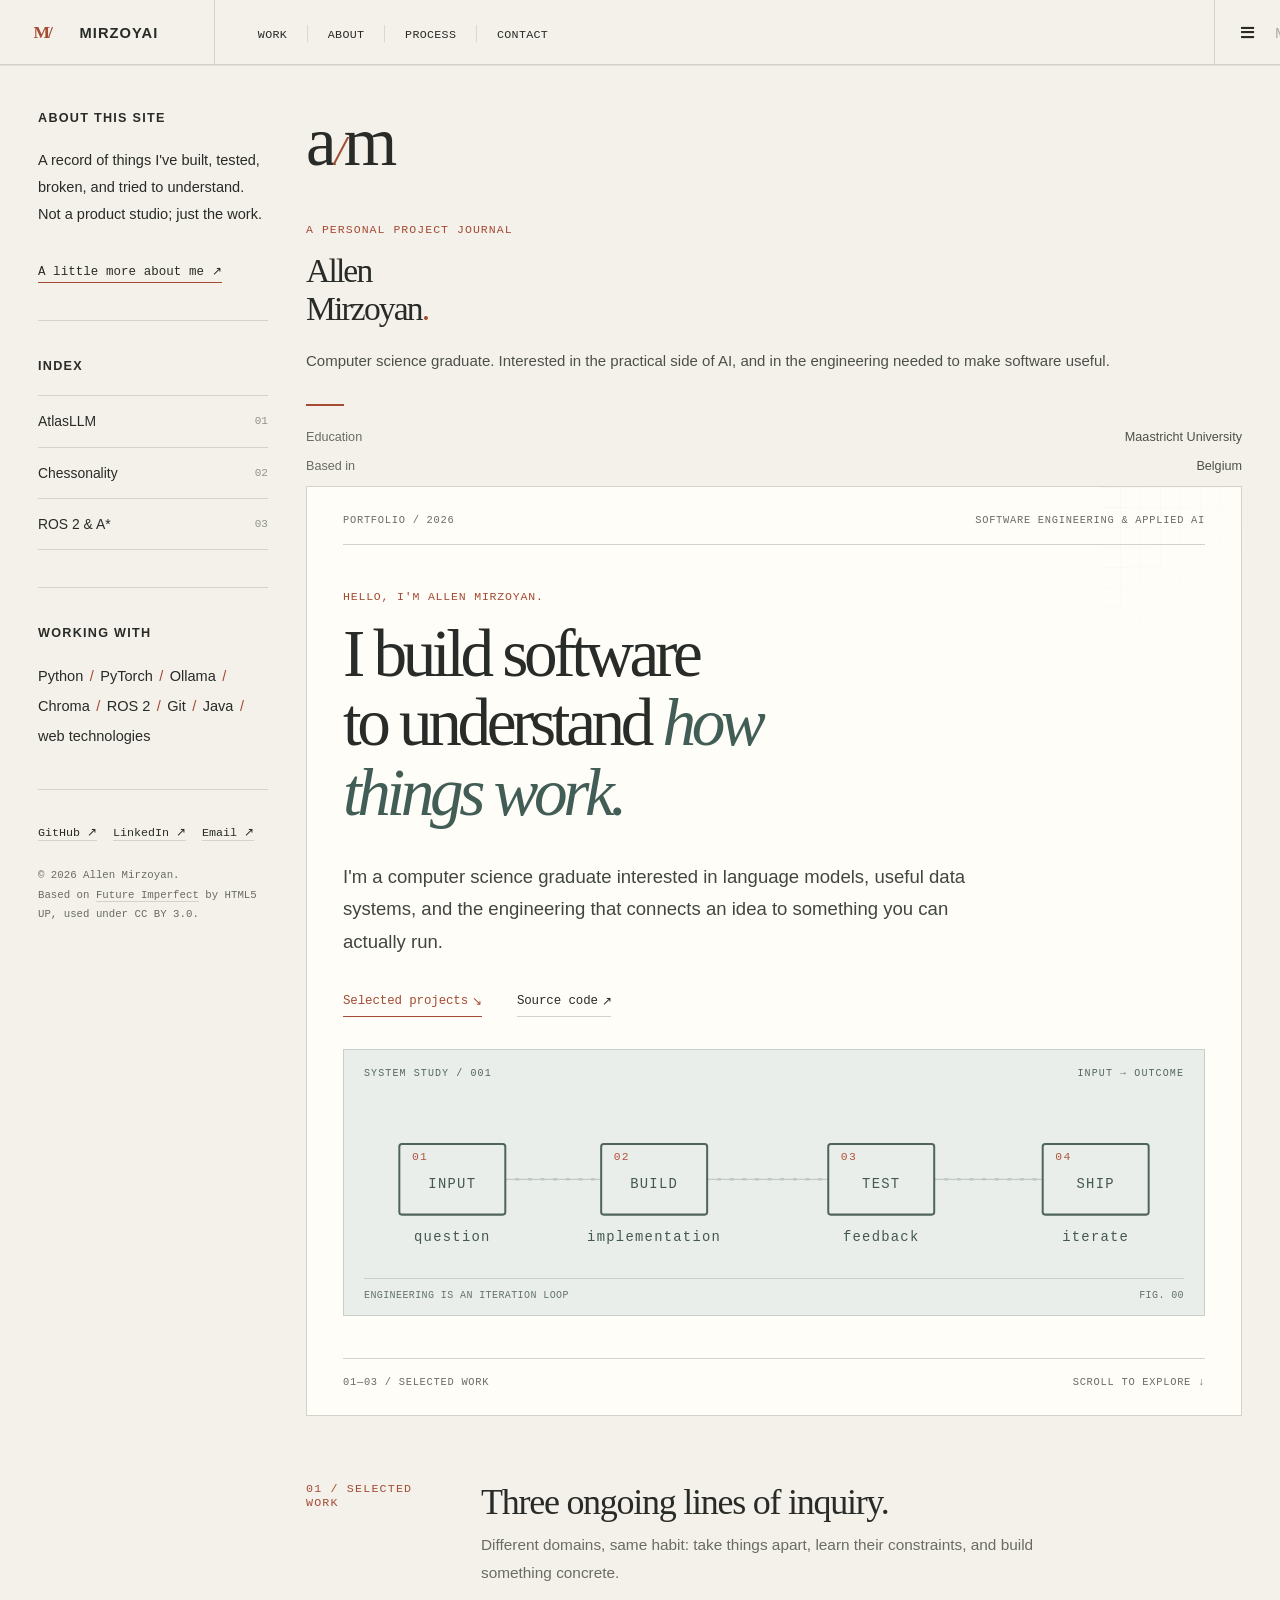
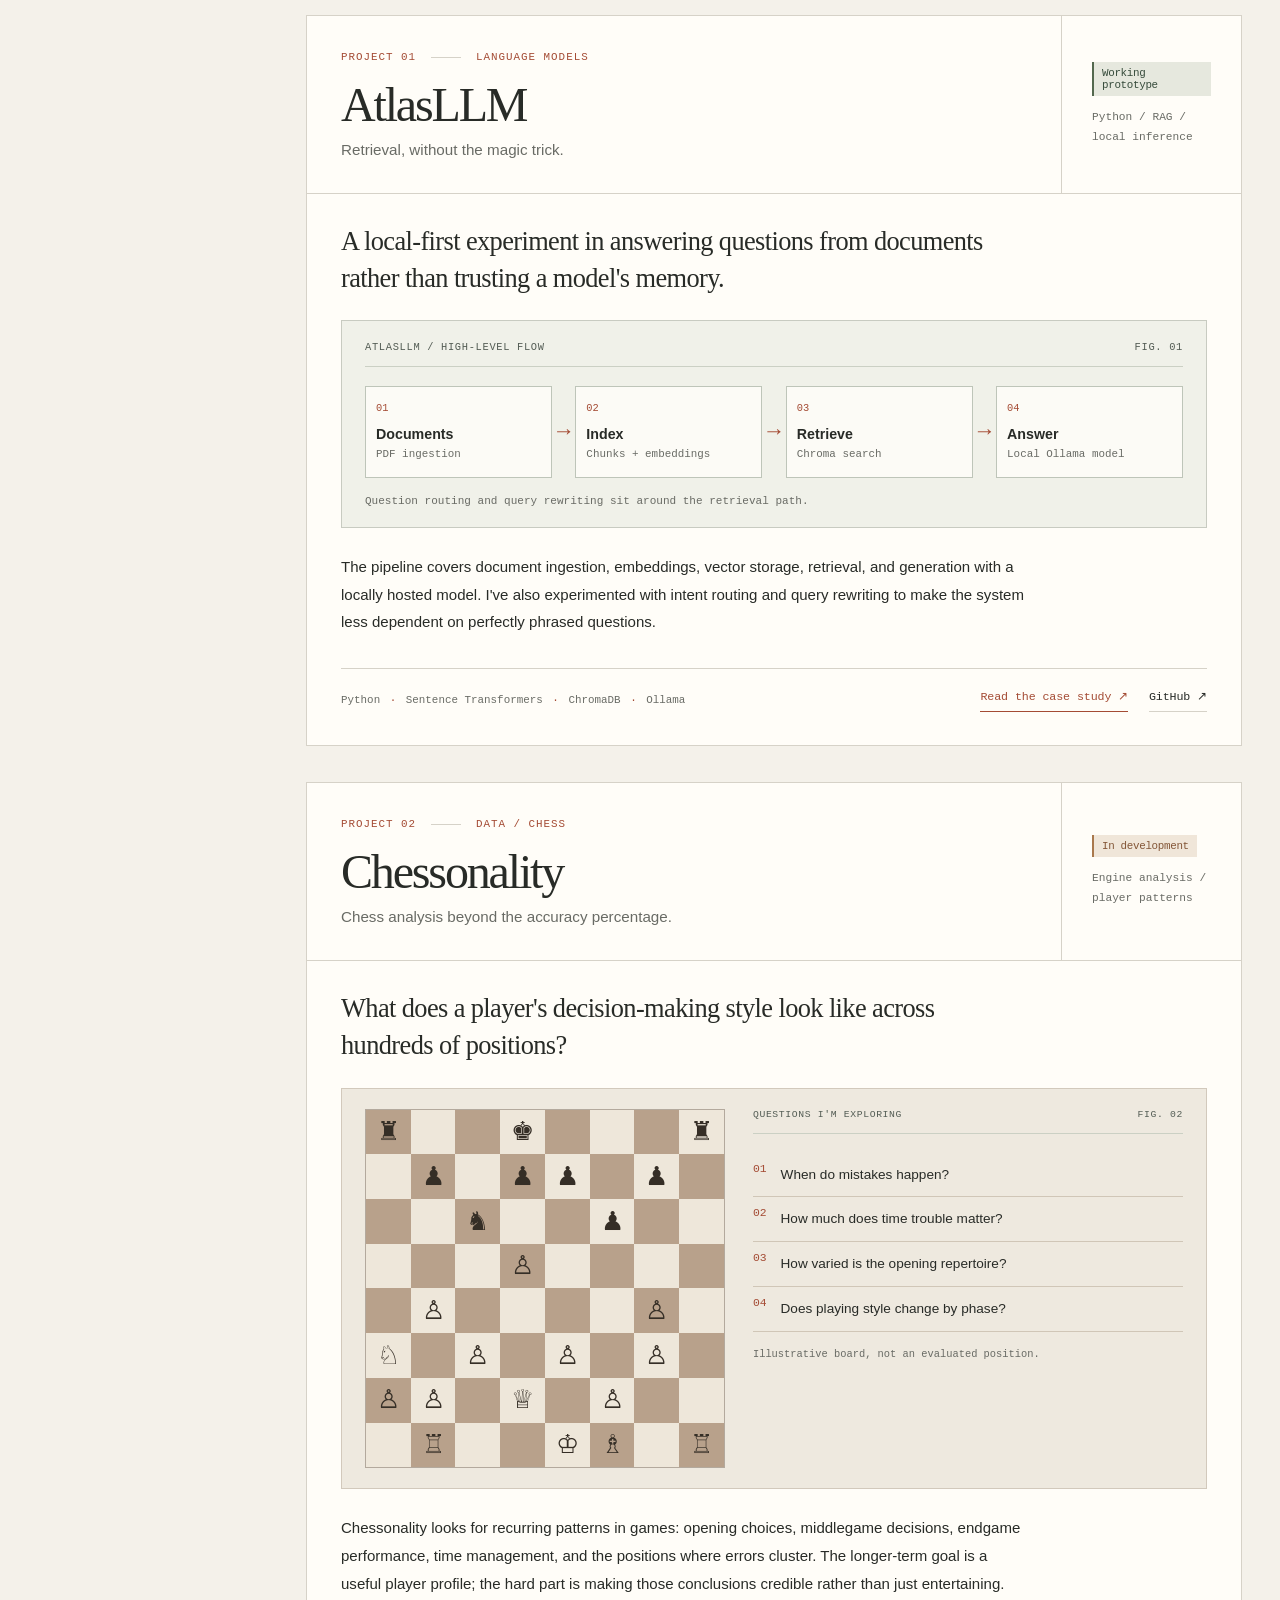
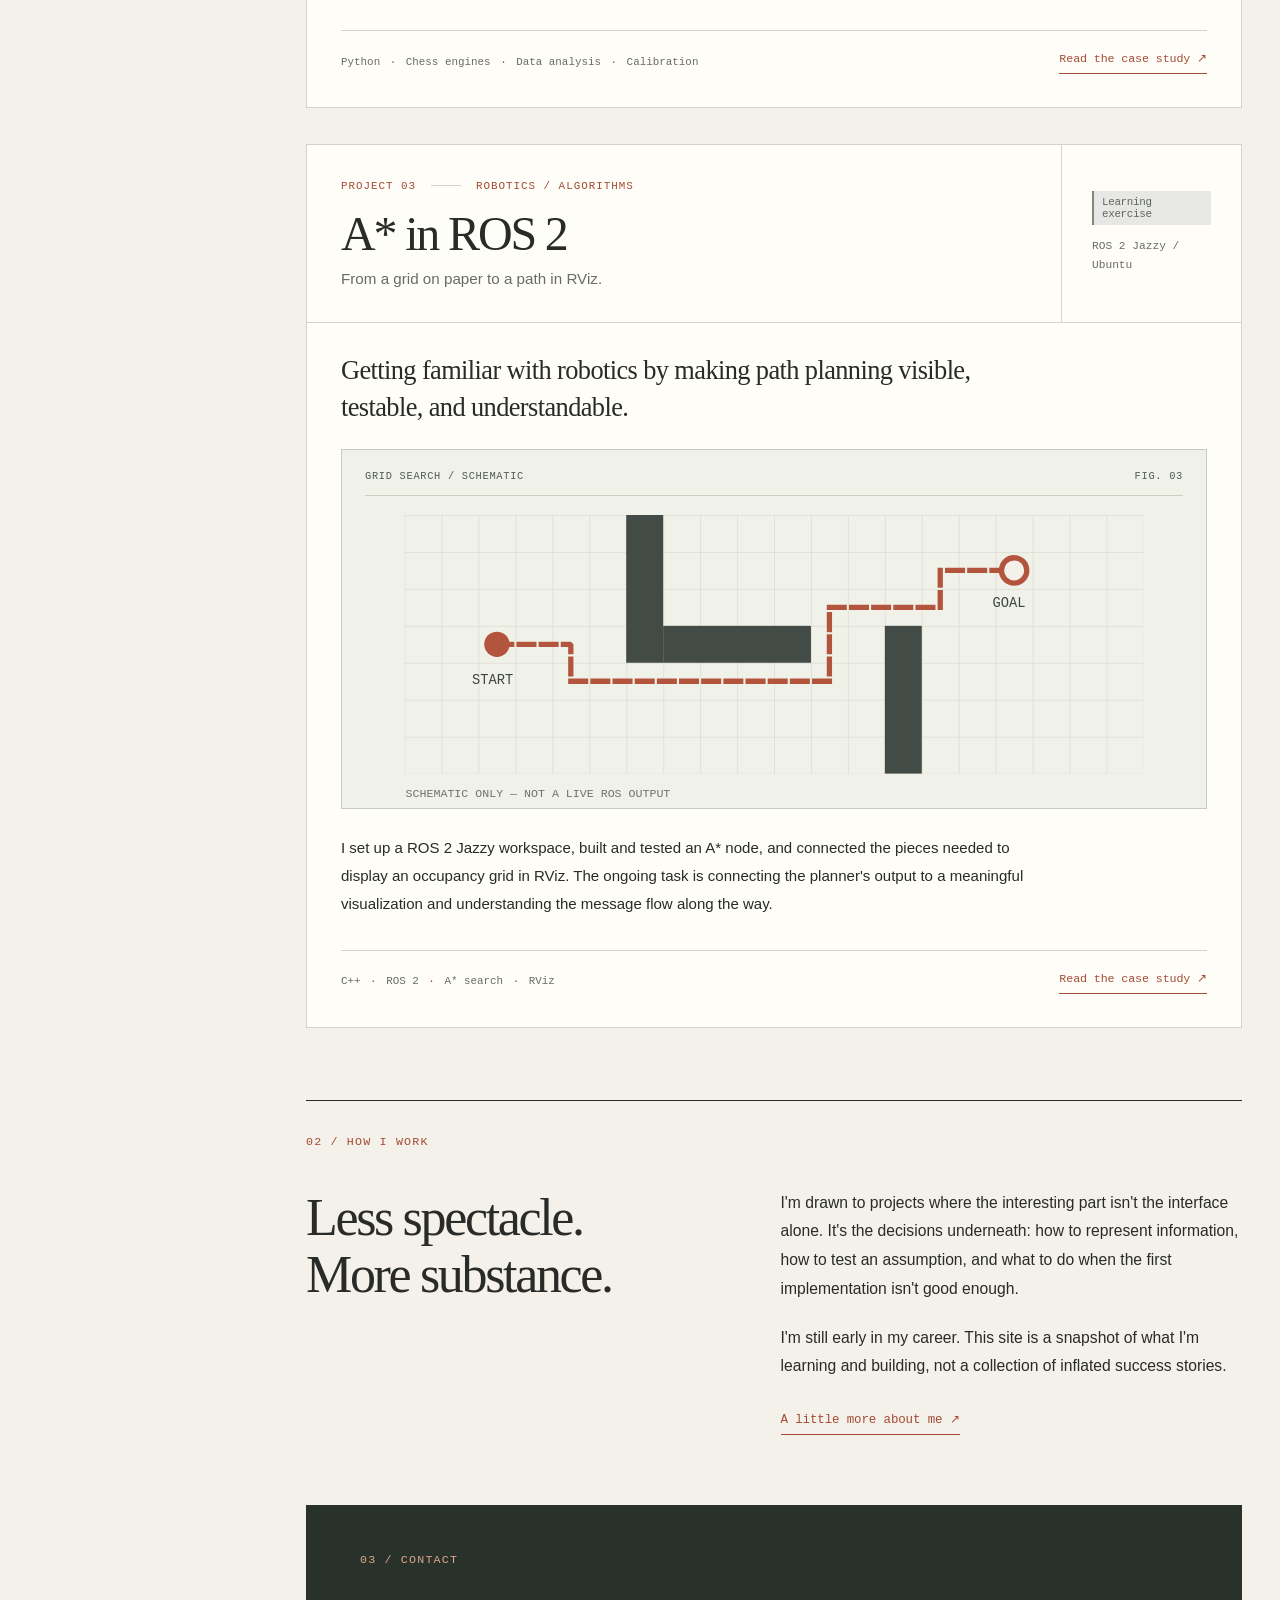
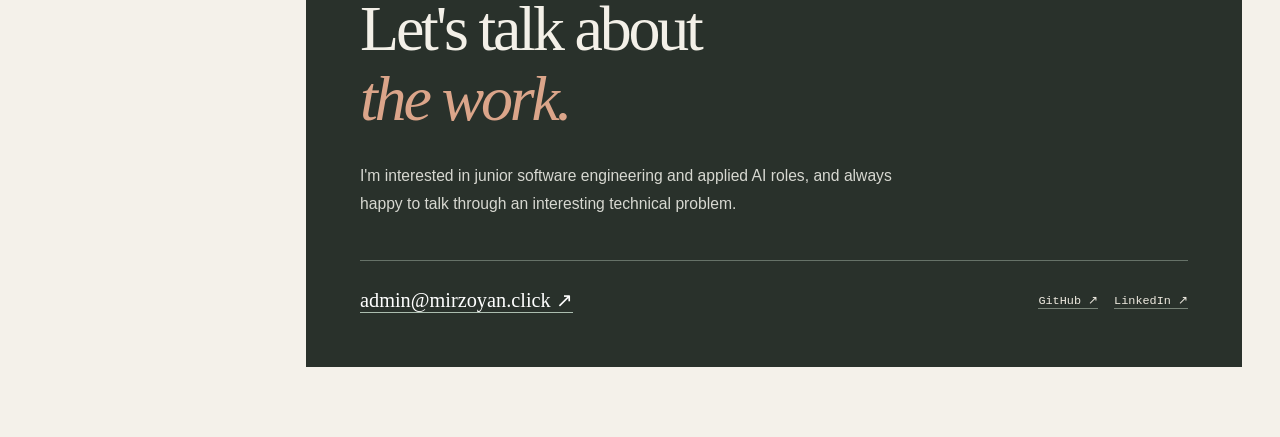
<file: index.html>
<!doctype html>
    <!-- Future Imperfect by HTML5 UP | html5up.net | CC BY 3.0; adapted for mirzoyan.click -->
    <html lang="en">
    <head>
      <meta charset="utf-8">
      <meta name="viewport" content="width=device-width, initial-scale=1">
      <meta name="color-scheme" content="light">
      <meta name="description" content="Allen Mirzoyan — computer science graduate building local LLM applications, chess analytics, and software systems.">
      <meta name="theme-color" content="#f4f1ea">
      <title>Allen Mirzoyan — Software Engineering &amp; Applied AI</title>
      <link rel="icon" href="images/favicon.svg" type="image/svg+xml">
      <link rel="stylesheet" href="assets/css/main.css">
      <link rel="stylesheet" href="assets/css/editorial.css">
      <link rel="stylesheet" href="assets/css/motion.css">
    </head>
    <body class="is-preload ">
      <a class="skip-link" href="#main">Skip to content</a>
      <header id="header">
        <h1><a href="index.html" aria-label="MirzoyAI homepage"><span class="header-mark">M/</span> MIRZOYAI</a></h1>
        <nav class="links" aria-label="Main navigation"><ul><li><a href="index.html#work">Work</a></li><li><a href="single.html">About</a></li><li><a href="index.html#approach">Process</a></li><li><a href="index.html#contact">Contact</a></li></ul></nav>
        <nav class="main" aria-label="More navigation"><ul><li class="menu"><a class="fa-bars" href="#menu" aria-label="Open menu">Menu</a></li></ul></nav>
      </header>
      <section id="menu" aria-label="Site menu"><section><ul class="links"><li><a href="index.html#work"><h3>Work</h3><p>The projects, with details</p></a></li><li><a href="single.html"><h3>About</h3><p>Background and interests</p></a></li><li><a href="index.html#approach"><h3>Process</h3><p>How I work</p></a></li><li><a href="index.html#contact"><h3>Contact</h3><p>GitHub, LinkedIn, email</p></a></li></ul></section><section><ul class="actions stacked"><li><a class="button large fit" href="https://github.com/lyosha777" target="_blank" rel="noopener noreferrer">View GitHub</a></li></ul></section></section>
      <div id="wrapper">
        <main id="main">
<section class="intro-lead" aria-labelledby="headline">
  <div class="lead-topline"><span>Portfolio / 2026</span><span>Software engineering &amp; applied AI</span></div>
  <p class="overline">Hello, I'm Allen Mirzoyan.</p>
  <h2 id="headline">I build software<br>to understand <em>how<br>things work.</em></h2>
  <p class="lead-summary">I'm a computer science graduate interested in language models, useful data systems, and the engineering that connects an idea to something you can actually run.</p>
  <div class="lead-cta"><a href="#work" class="editorial-link">Selected projects <span aria-hidden="true">↘</span></a><a href="https://github.com/lyosha777" target="_blank" rel="noopener noreferrer" class="editorial-link secondary">Source code <span aria-hidden="true">↗</span></a></div>
<div class="systems-sketch" aria-label="Animated systems diagram showing four connected stages from input through processing and verification to output">
  <div class="sketch-head"><span>System study / 001</span><span>Input → outcome</span></div>
  <svg viewBox="0 0 650 148" role="img" aria-label="Four connected processing nodes: input, process, verify, output">
    <path class="link-line" d="M70 70 L230 70 L410 70 L580 70" fill="none"/>
    <path d="M70 70 L230 70 L410 70 L580 70" fill="none" stroke="#c2cbc3" stroke-width="1"/>
    <circle class="signal" r="4" cx="0" cy="0"/>
    <g class="node-group"><rect class="node" x="28" y="42" width="84" height="56" rx="2"/><text class="node-index" x="38" y="55">01</text><text x="70" y="77" text-anchor="middle">INPUT</text></g>
    <g class="node-group"><rect class="node" x="188" y="42" width="84" height="56" rx="2"/><text class="node-index" x="198" y="55">02</text><text x="230" y="77" text-anchor="middle">BUILD</text></g>
    <g class="node-group"><rect class="node" x="368" y="42" width="84" height="56" rx="2"/><text class="node-index" x="378" y="55">03</text><text x="410" y="77" text-anchor="middle">TEST</text></g>
    <g class="node-group"><rect class="node" x="538" y="42" width="84" height="56" rx="2"/><text class="node-index" x="548" y="55">04</text><text x="580" y="77" text-anchor="middle">SHIP</text></g>
    <text x="70" y="119" text-anchor="middle">question</text><text x="230" y="119" text-anchor="middle">implementation</text><text x="410" y="119" text-anchor="middle">feedback</text><text x="580" y="119" text-anchor="middle">iterate</text>
  </svg><div class="sketch-foot"><span>ENGINEERING IS AN ITERATION LOOP</span><span>FIG. 00</span></div>
</div>
  <div class="lead-bottom"><span>01—03 / Selected work</span><span>Scroll to explore ↓</span></div>
</section>
<section class="section-intro" id="work"><p class="section-id">01 / SELECTED WORK</p><div><h2>Three ongoing lines of inquiry.</h2><p>Different domains, same habit: take things apart, learn their constraints, and build something concrete.</p></div></section>

<article class="project post" id="atlasllm" aria-labelledby="atlas-heading">
  <header><div class="title"><p class="project-counter">PROJECT 01 <span class="counter-rule"></span> LANGUAGE MODELS</p><h2 id="atlas-heading">AtlasLLM</h2><p>Retrieval, without the magic trick.</p></div><div class="meta"><span class="project-status">Working prototype</span><span class="meta-note">Python / RAG / local inference</span></div></header>
  <div class="project-body"><p class="project-deck">A local-first experiment in answering questions from documents rather than trusting a model's memory.</p>
   <div class="artifact artifact-pipeline" aria-label="AtlasLLM pipeline from documents through chunking and embeddings, Chroma retrieval, and a local language model">
     <div class="artifact-top"><span>ATLASLLM / HIGH-LEVEL FLOW</span><span>FIG. 01</span></div>
     <div class="pipeline"><div><b>01</b><strong>Documents</strong><small>PDF ingestion</small></div><span class="pipe-arrow">→</span><div><b>02</b><strong>Index</strong><small>Chunks + embeddings</small></div><span class="pipe-arrow">→</span><div><b>03</b><strong>Retrieve</strong><small>Chroma search</small></div><span class="pipe-arrow">→</span><div><b>04</b><strong>Answer</strong><small>Local Ollama model</small></div></div>
     <p>Question routing and query rewriting sit around the retrieval path.</p>
   </div>
   <p>The pipeline covers document ingestion, embeddings, vector storage, retrieval, and generation with a locally hosted model. I've also experimented with intent routing and query rewriting to make the system less dependent on perfectly phrased questions.</p>
   <div class="project-bottom"><div class="project-tags">Python <span>·</span> Sentence Transformers <span>·</span> ChromaDB <span>·</span> Ollama</div><div class="project-links"><a class="editorial-link" href="projects/atlasllm.html">Read the case study ↗</a><a class="editorial-link secondary" href="https://github.com/lyosha777/AtlasLLM" target="_blank" rel="noopener noreferrer">GitHub ↗</a></div></div>
  </div>
</article>

<article class="project post" id="chessonality" aria-labelledby="chess-heading">
  <header><div class="title"><p class="project-counter">PROJECT 02 <span class="counter-rule"></span> DATA / CHESS</p><h2 id="chess-heading">Chessonality</h2><p>Chess analysis beyond the accuracy percentage.</p></div><div class="meta"><span class="project-status status-wip">In development</span><span class="meta-note">Engine analysis / player patterns</span></div></header>
  <div class="project-body"><p class="project-deck">What does a player's decision-making style look like across hundreds of positions?</p>
  <div class="artifact artifact-chess" aria-label="Diagrammatic chessboard and a sample list of analysis dimensions, not a real player's results">
     <div class="chess-board" aria-hidden="true"><div class="chess-square dark">♜</div><div class="chess-square"></div><div class="chess-square dark"></div><div class="chess-square">♚</div><div class="chess-square dark"></div><div class="chess-square"></div><div class="chess-square dark"></div><div class="chess-square">♜</div><div class="chess-square"></div><div class="chess-square dark">♟</div><div class="chess-square"></div><div class="chess-square dark">♟</div><div class="chess-square">♟</div><div class="chess-square dark"></div><div class="chess-square">♟</div><div class="chess-square dark"></div><div class="chess-square dark"></div><div class="chess-square"></div><div class="chess-square dark">♞</div><div class="chess-square"></div><div class="chess-square dark"></div><div class="chess-square">♟</div><div class="chess-square dark"></div><div class="chess-square"></div><div class="chess-square"></div><div class="chess-square dark"></div><div class="chess-square"></div><div class="chess-square dark">♙</div><div class="chess-square"></div><div class="chess-square dark"></div><div class="chess-square"></div><div class="chess-square dark"></div><div class="chess-square dark"></div><div class="chess-square">♙</div><div class="chess-square dark"></div><div class="chess-square"></div><div class="chess-square dark"></div><div class="chess-square"></div><div class="chess-square dark">♙</div><div class="chess-square"></div><div class="chess-square">♘</div><div class="chess-square dark"></div><div class="chess-square">♙</div><div class="chess-square dark"></div><div class="chess-square">♙</div><div class="chess-square dark"></div><div class="chess-square">♙</div><div class="chess-square dark"></div><div class="chess-square dark">♙</div><div class="chess-square">♙</div><div class="chess-square dark"></div><div class="chess-square">♕</div><div class="chess-square dark"></div><div class="chess-square">♙</div><div class="chess-square dark"></div><div class="chess-square"></div><div class="chess-square"></div><div class="chess-square dark">♖</div><div class="chess-square"></div><div class="chess-square dark"></div><div class="chess-square">♔</div><div class="chess-square dark">♗</div><div class="chess-square"></div><div class="chess-square dark">♖</div></div>
     <div class="chess-notes"><div class="artifact-top"><span>QUESTIONS I'M EXPLORING</span><span>FIG. 02</span></div><ul><li><span>01</span> When do mistakes happen?</li><li><span>02</span> How much does time trouble matter?</li><li><span>03</span> How varied is the opening repertoire?</li><li><span>04</span> Does playing style change by phase?</li></ul><p>Illustrative board, not an evaluated position.</p></div>
   </div>
   <p>Chessonality looks for recurring patterns in games: opening choices, middlegame decisions, endgame performance, time management, and the positions where errors cluster. The longer-term goal is a useful player profile; the hard part is making those conclusions credible rather than just entertaining.</p>
   <div class="project-bottom"><div class="project-tags">Python <span>·</span> Chess engines <span>·</span> Data analysis <span>·</span> Calibration</div><div class="project-links"><a class="editorial-link" href="projects/chessonality.html">Read the case study ↗</a></div></div>
  </div>
</article>

<article class="project post" id="ros2" aria-labelledby="ros-heading">
  <header><div class="title"><p class="project-counter">PROJECT 03 <span class="counter-rule"></span> ROBOTICS / ALGORITHMS</p><h2 id="ros-heading">A* in ROS 2</h2><p>From a grid on paper to a path in RViz.</p></div><div class="meta"><span class="project-status status-study">Learning exercise</span><span class="meta-note">ROS 2 Jazzy / Ubuntu</span></div></header>
  <div class="project-body"><p class="project-deck">Getting familiar with robotics by making path planning visible, testable, and understandable.</p>
   <div class="artifact artifact-path" aria-label="Illustration of a grid-based path from start to target around walls">
    <div class="artifact-top"><span>GRID SEARCH / SCHEMATIC</span><span>FIG. 03</span></div>
    <svg role="img" aria-label="Start and goal connected by a path avoiding an obstacle wall" viewBox="0 0 700 270" xmlns="http://www.w3.org/2000/svg">
     <defs><pattern id="grid-p" width="35" height="35" patternUnits="userSpaceOnUse"><path d="M35 0H0V35" fill="none" stroke="#d2d4cc" stroke-width="1"/></pattern></defs>
     <rect x="0" y="0" width="700" height="245" fill="url(#grid-p)"/>
     <g fill="#424b46"><rect x="210" y="0" width="35" height="140"/><rect x="245" y="105" width="140" height="35"/><rect x="455" y="105" width="35" height="140"/></g>
     <polyline points="87.5,122.5 122.5,122.5 157.5,122.5 157.5,157.5 192.5,157.5 227.5,157.5 262.5,157.5 297.5,157.5 332.5,157.5 367.5,157.5 402.5,157.5 402.5,87.5 437.5,87.5 472.5,87.5 507.5,87.5 507.5,52.5 542.5,52.5 577.5,52.5" fill="none" stroke="#b3543d" stroke-width="5" stroke-linejoin="bevel" stroke-linecap="square"/>
     <circle cx="87.5" cy="122.5" r="12" fill="#b3543d"/><circle cx="577.5" cy="52.5" r="12" fill="#f4f1ea" stroke="#b3543d" stroke-width="5"/>
     <text x="64" y="160" font-family="monospace" font-size="13" fill="#3e4641">START</text><text x="557" y="87" font-family="monospace" font-size="13" fill="#3e4641">GOAL</text>
     <text x="1" y="267" font-family="monospace" font-size="11" fill="#6d736f">SCHEMATIC ONLY — NOT A LIVE ROS OUTPUT</text>
    </svg>
   </div>
   <p>I set up a ROS 2 Jazzy workspace, built and tested an A* node, and connected the pieces needed to display an occupancy grid in RViz. The ongoing task is connecting the planner's output to a meaningful visualization and understanding the message flow along the way.</p>
   <div class="project-bottom"><div class="project-tags">C++ <span>·</span> ROS 2 <span>·</span> A* search <span>·</span> RViz</div><div class="project-links"><a class="editorial-link" href="projects/ros2.html">Read the case study ↗</a></div></div>
  </div>
</article>

<section class="approach-section" id="approach"><p class="section-id">02 / HOW I WORK</p><div class="approach-columns"><h2>Less spectacle.<br>More substance.</h2><div><p>I'm drawn to projects where the interesting part isn't the interface alone. It's the decisions underneath: how to represent information, how to test an assumption, and what to do when the first implementation isn't good enough.</p><p>I'm still early in my career. This site is a snapshot of what I'm learning and building, not a collection of inflated success stories.</p><a class="editorial-link" href="single.html">A little more about me ↗</a></div></div></section>
<section class="contact-section" id="contact"><p class="section-id">03 / CONTACT</p><h2>Let's talk about<br><em>the work.</em></h2><p>I'm interested in junior software engineering and applied AI roles, and always happy to talk through an interesting technical problem.</p><div class="contact-actions"><a href="mailto:admin@mirzoyan.click" class="email-large">admin@mirzoyan.click ↗</a><div><a href="https://github.com/lyosha777" rel="noopener noreferrer" target="_blank">GitHub ↗</a><a href="https://www.linkedin.com/in/allen-mirzoyan-853b9729a/" rel="noopener noreferrer" target="_blank">LinkedIn ↗</a></div></div></section>
</main>
        <section id="sidebar" aria-label="About Allen">
      <section id="intro" class="intro-custom"><div class="monogram" aria-hidden="true">a<span>/</span>m</div><p class="eyebrow">A personal project journal</p><h2>Allen<br>Mirzoyan<span class="period">.</span></h2><p>Computer science graduate. Interested in the practical side of AI, and in the engineering needed to make software useful.</p><div class="side-rule"></div><p class="small-line"><span>Education</span>Maastricht University</p><p class="small-line"><span>Based in</span>Belgium</p></section>
      <section class="blurb" id="sidebar-about"><h2>About this site</h2><p>A record of things I've built, tested, broken, and tried to understand. Not a product studio; just the work.</p><a class="text-link" href="single.html">A little more about me <span aria-hidden="true">↗</span></a></section>
      <section class="sidebar-index"><h2>Index</h2><ol><li><a href="index.html#atlasllm">AtlasLLM <span>01</span></a></li><li><a href="index.html#chessonality">Chessonality <span>02</span></a></li><li><a href="index.html#ros2">ROS 2 &amp; A* <span>03</span></a></li></ol></section>
      <section class="blurb"><h2>Working with</h2><p class="tool-list">Python <span>/</span> PyTorch <span>/</span> Ollama <span>/</span> Chroma <span>/</span> ROS 2 <span>/</span> Git <span>/</span> Java <span>/</span> web technologies</p></section>
      <section id="footer" class="site-footer"><div class="foot-links"><a href="https://github.com/lyosha777" target="_blank" rel="noopener noreferrer">GitHub ↗</a><a href="https://www.linkedin.com/in/allen-mirzoyan-853b9729a/" target="_blank" rel="noopener noreferrer">LinkedIn ↗</a><a href="mailto:admin@mirzoyan.click">Email ↗</a></div><p>© 2026 Allen Mirzoyan.<br>Based on <a href="https://html5up.net/future-imperfect" target="_blank" rel="noopener noreferrer">Future Imperfect</a> by HTML5 UP, used under CC BY 3.0.</p></section>
    </section>
      </div>
      <script src="assets/js/jquery.min.js"></script>
      <script src="assets/js/browser.min.js"></script>
      <script src="assets/js/breakpoints.min.js"></script>
      <script src="assets/js/util.js"></script>
      <script src="assets/js/main.js"></script>
      <script defer src="assets/js/motion.js"></script>
</body>
    </html>
</file>
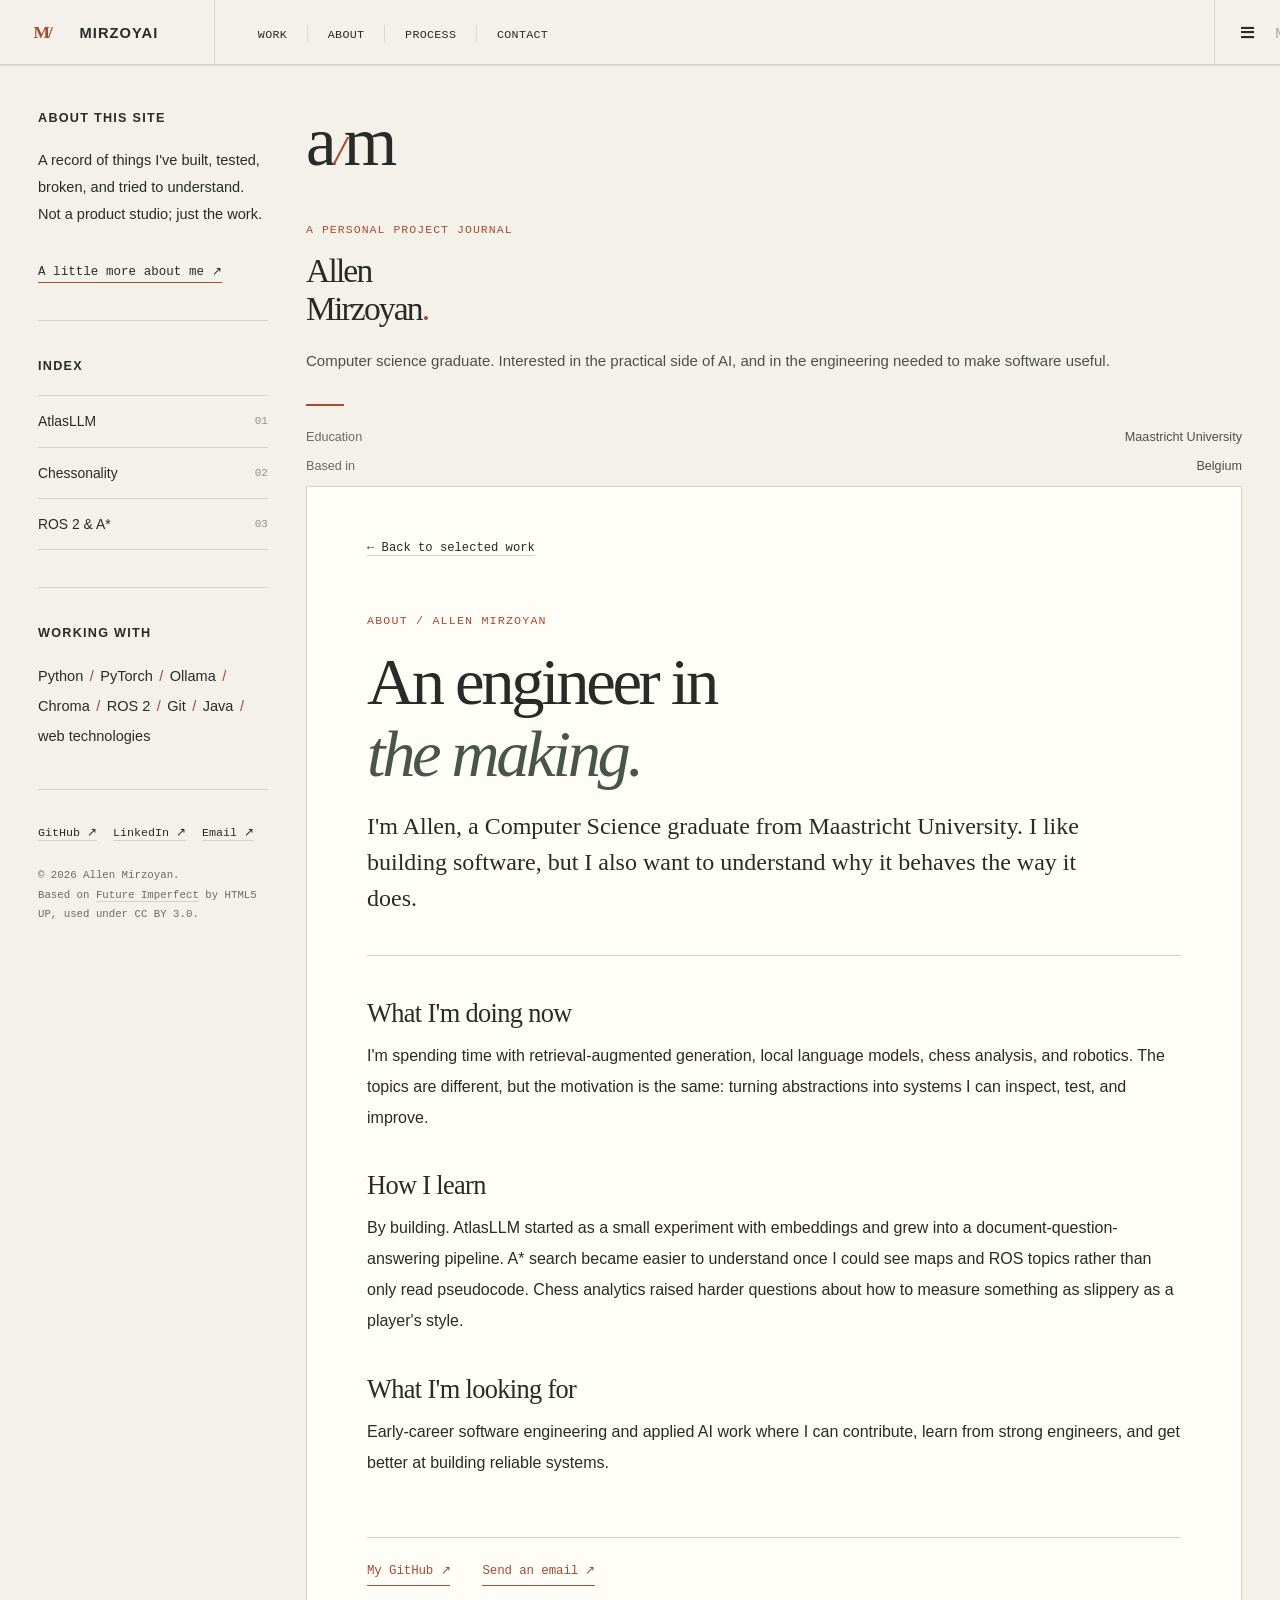
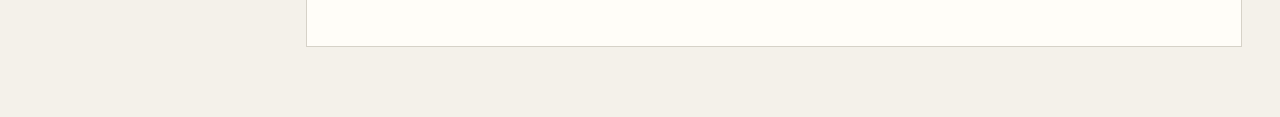
<file: single.html>
<!doctype html>
<!-- Future Imperfect by HTML5 UP | html5up.net | CC BY 3.0; adapted for mirzoyan.click -->
<html lang="en">
<head>
  <meta charset="utf-8">
  <meta name="viewport" content="width=device-width, initial-scale=1">
  <meta name="color-scheme" content="light">
  <meta name="description" content="About Allen Mirzoyan — Maastricht University computer science graduate interested in AI and software engineering.">
  <meta name="theme-color" content="#f4f1ea">
  <title>About — Allen Mirzoyan</title>
  <link rel="icon" href="images/favicon.svg" type="image/svg+xml">
  <link rel="stylesheet" href="assets/css/main.css">
  <link rel="stylesheet" href="assets/css/editorial.css">
      <link rel="stylesheet" href="assets/css/motion.css">
</head>
<body class="is-preload ">
  <a class="skip-link" href="#main">Skip to content</a>
  <header id="header">
    <h1><a href="index.html" aria-label="MirzoyAI homepage"><span class="header-mark">M/</span> MIRZOYAI</a></h1>
    <nav class="links" aria-label="Main navigation"><ul><li><a href="index.html#work">Work</a></li><li><a href="single.html">About</a></li><li><a href="index.html#approach">Process</a></li><li><a href="index.html#contact">Contact</a></li></ul></nav>
    <nav class="main" aria-label="More navigation"><ul><li class="menu"><a class="fa-bars" href="#menu" aria-label="Open menu">Menu</a></li></ul></nav>
  </header>
  <section id="menu" aria-label="Site menu"><section><ul class="links"><li><a href="index.html#work"><h3>Work</h3><p>The projects, with details</p></a></li><li><a href="single.html"><h3>About</h3><p>Background and interests</p></a></li><li><a href="index.html#approach"><h3>Process</h3><p>How I work</p></a></li><li><a href="index.html#contact"><h3>Contact</h3><p>GitHub, LinkedIn, email</p></a></li></ul></section><section><ul class="actions stacked"><li><a class="button large fit" href="https://github.com/lyosha777" target="_blank" rel="noopener noreferrer">View GitHub</a></li></ul></section></section>
  <div id="wrapper">
    <main id="main"><article class="detail-article"><p class="back-row"><a href="index.html">← Back to selected work</a></p><p class="section-id">ABOUT / ALLEN MIRZOYAN</p><h2 class="detail-title">An engineer in<br><em>the making.</em></h2><p class="detail-intro">I'm Allen, a Computer Science graduate from Maastricht University. I like building software, but I also want to understand why it behaves the way it does.</p><div class="detail-rule"></div><h3>What I'm doing now</h3><p>I'm spending time with retrieval-augmented generation, local language models, chess analysis, and robotics. The topics are different, but the motivation is the same: turning abstractions into systems I can inspect, test, and improve.</p><h3>How I learn</h3><p>By building. AtlasLLM started as a small experiment with embeddings and grew into a document-question-answering pipeline. A* search became easier to understand once I could see maps and ROS topics rather than only read pseudocode. Chess analytics raised harder questions about how to measure something as slippery as a player's style.</p><h3>What I'm looking for</h3><p>Early-career software engineering and applied AI work where I can contribute, learn from strong engineers, and get better at building reliable systems.</p><div class="detail-outro"><a class="editorial-link" href="https://github.com/lyosha777" target="_blank" rel="noopener noreferrer">My GitHub ↗</a><a class="editorial-link" href="mailto:admin@mirzoyan.click">Send an email ↗</a></div></article></main>
    <section id="sidebar" aria-label="About Allen">
  <section id="intro" class="intro-custom"><div class="monogram" aria-hidden="true">a<span>/</span>m</div><p class="eyebrow">A personal project journal</p><h2>Allen<br>Mirzoyan<span class="period">.</span></h2><p>Computer science graduate. Interested in the practical side of AI, and in the engineering needed to make software useful.</p><div class="side-rule"></div><p class="small-line"><span>Education</span>Maastricht University</p><p class="small-line"><span>Based in</span>Belgium</p></section>
  <section class="blurb" id="sidebar-about"><h2>About this site</h2><p>A record of things I've built, tested, broken, and tried to understand. Not a product studio; just the work.</p><a class="text-link" href="single.html">A little more about me <span aria-hidden="true">↗</span></a></section>
  <section class="sidebar-index"><h2>Index</h2><ol><li><a href="index.html#atlasllm">AtlasLLM <span>01</span></a></li><li><a href="index.html#chessonality">Chessonality <span>02</span></a></li><li><a href="index.html#ros2">ROS 2 &amp; A* <span>03</span></a></li></ol></section>
  <section class="blurb"><h2>Working with</h2><p class="tool-list">Python <span>/</span> PyTorch <span>/</span> Ollama <span>/</span> Chroma <span>/</span> ROS 2 <span>/</span> Git <span>/</span> Java <span>/</span> web technologies</p></section>
  <section id="footer" class="site-footer"><div class="foot-links"><a href="https://github.com/lyosha777" target="_blank" rel="noopener noreferrer">GitHub ↗</a><a href="https://www.linkedin.com/in/allen-mirzoyan-853b9729a/" target="_blank" rel="noopener noreferrer">LinkedIn ↗</a><a href="mailto:admin@mirzoyan.click">Email ↗</a></div><p>© 2026 Allen Mirzoyan.<br>Based on <a href="https://html5up.net/future-imperfect" target="_blank" rel="noopener noreferrer">Future Imperfect</a> by HTML5 UP, used under CC BY 3.0.</p></section>
</section>
  </div>
  <script src="assets/js/jquery.min.js"></script>
  <script src="assets/js/browser.min.js"></script>
  <script src="assets/js/breakpoints.min.js"></script>
  <script src="assets/js/util.js"></script>
  <script src="assets/js/main.js"></script>
  <script defer src="assets/js/motion.js"></script>
</body>
</html>
</file>
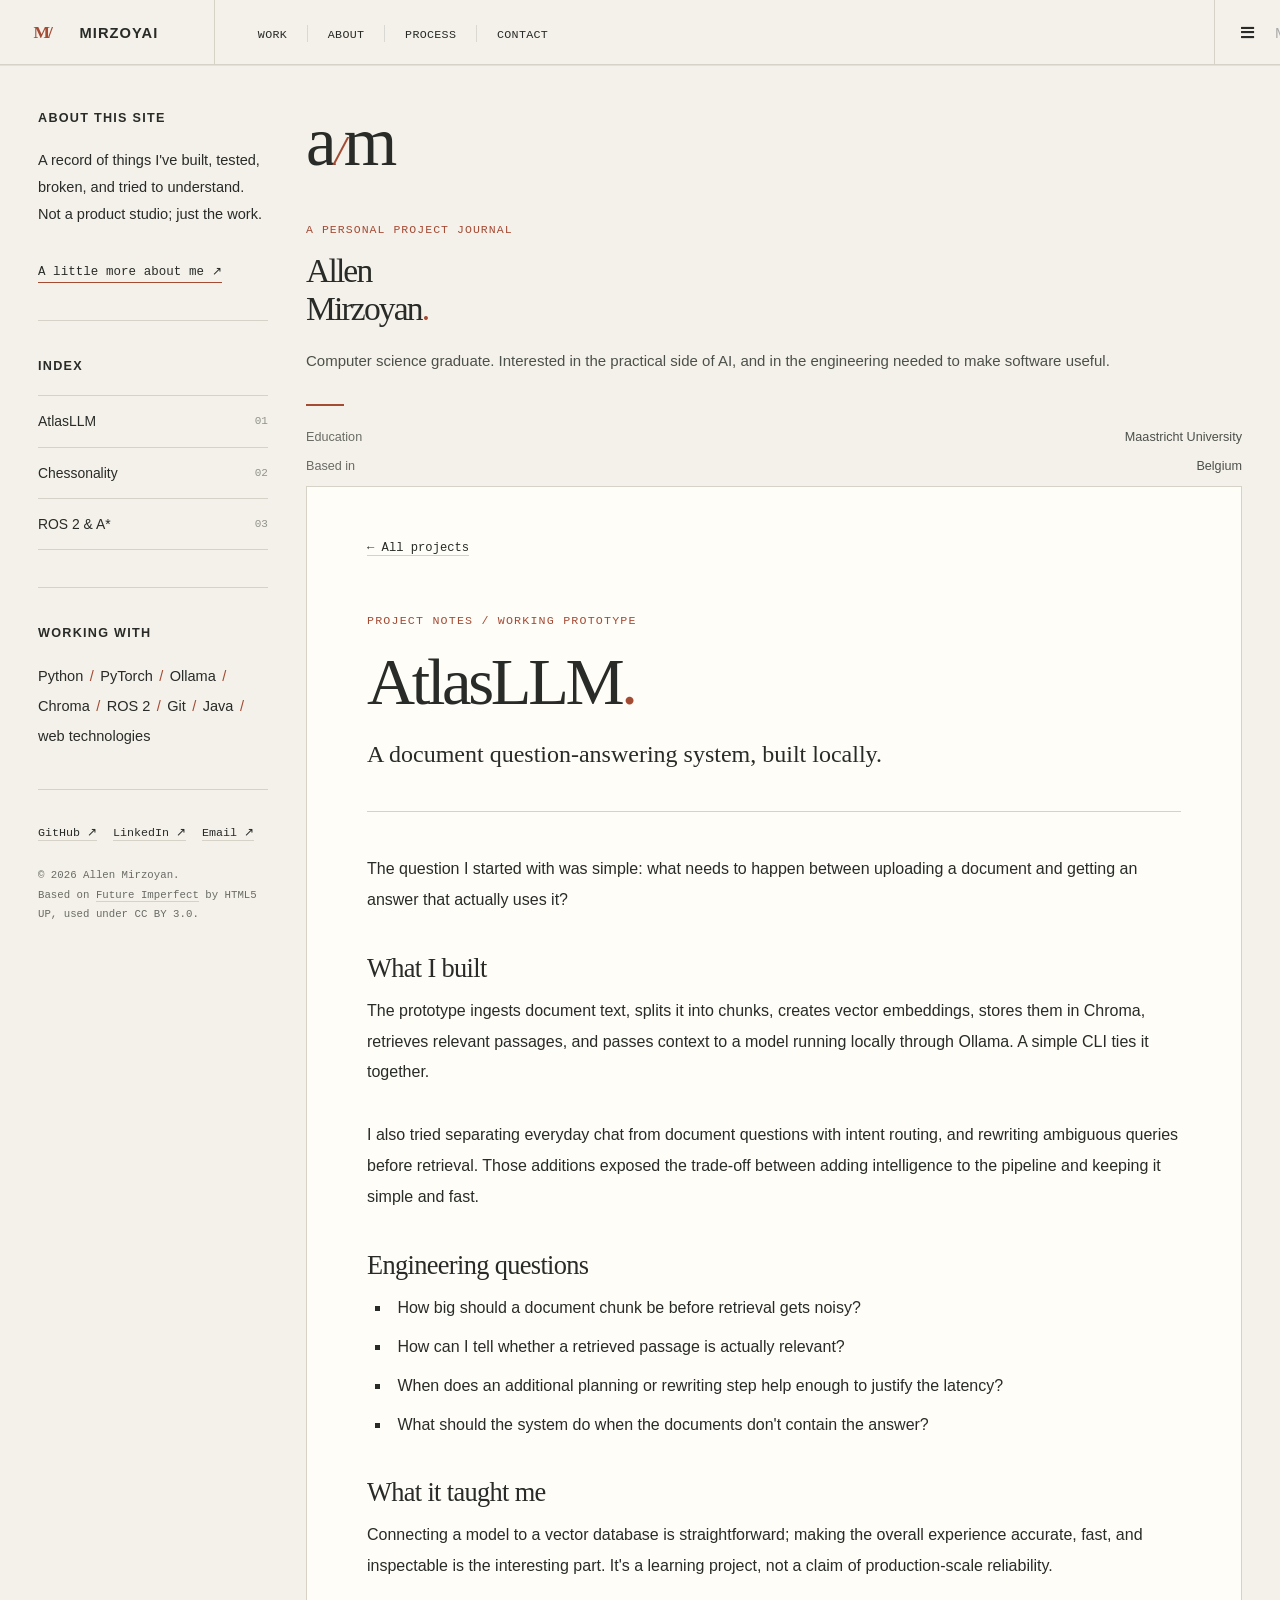
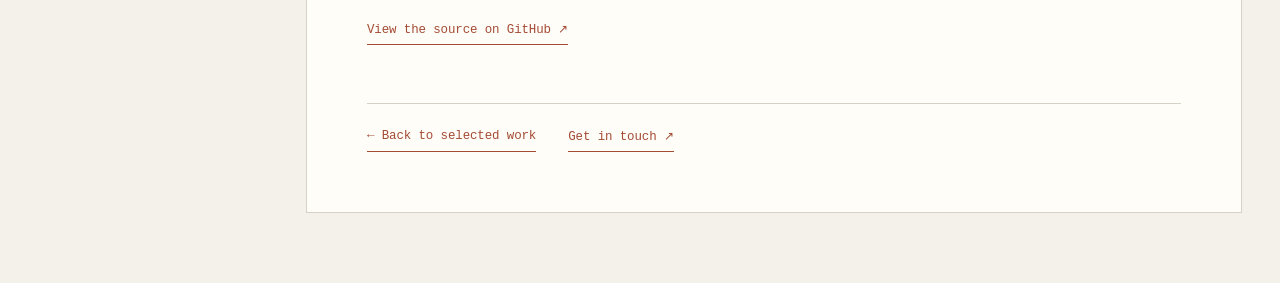
<file: projects/atlasllm.html>
<!doctype html>
<!-- Future Imperfect by HTML5 UP | html5up.net | CC BY 3.0; adapted for mirzoyan.click -->
<html lang="en">
<head>
  <meta charset="utf-8">
  <meta name="viewport" content="width=device-width, initial-scale=1">
  <meta name="color-scheme" content="light">
  <meta name="description" content="AtlasLLM: A document question-answering system, built locally.">
  <meta name="theme-color" content="#f4f1ea">
  <title>AtlasLLM — Allen Mirzoyan</title>
  <link rel="icon" href="../images/favicon.svg" type="image/svg+xml">
  <link rel="stylesheet" href="../assets/css/main.css">
  <link rel="stylesheet" href="../assets/css/editorial.css">
      <link rel="stylesheet" href="../assets/css/motion.css">
</head>
<body class="is-preload detail-page">
  <a class="skip-link" href="#main">Skip to content</a>
  <header id="header">
    <h1><a href="../index.html" aria-label="MirzoyAI homepage"><span class="header-mark">M/</span> MIRZOYAI</a></h1>
    <nav class="links" aria-label="Main navigation"><ul><li><a href="../index.html#work">Work</a></li><li><a href="../single.html">About</a></li><li><a href="../index.html#approach">Process</a></li><li><a href="../index.html#contact">Contact</a></li></ul></nav>
    <nav class="main" aria-label="More navigation"><ul><li class="menu"><a class="fa-bars" href="#menu" aria-label="Open menu">Menu</a></li></ul></nav>
  </header>
  <section id="menu" aria-label="Site menu"><section><ul class="links"><li><a href="../index.html#work"><h3>Work</h3><p>The projects, with details</p></a></li><li><a href="../single.html"><h3>About</h3><p>Background and interests</p></a></li><li><a href="../index.html#approach"><h3>Process</h3><p>How I work</p></a></li><li><a href="../index.html#contact"><h3>Contact</h3><p>GitHub, LinkedIn, email</p></a></li></ul></section><section><ul class="actions stacked"><li><a class="button large fit" href="https://github.com/lyosha777" target="_blank" rel="noopener noreferrer">View GitHub</a></li></ul></section></section>
  <div id="wrapper">
    <main id="main"><article class="detail-article"><p class="back-row"><a href="../index.html#work">← All projects</a></p><p class="section-id">PROJECT NOTES / WORKING PROTOTYPE</p><h2 class="detail-title">AtlasLLM<span class="period">.</span></h2><p class="detail-intro">A document question-answering system, built locally.</p><div class="detail-rule"></div><div class="case-content"><p>The question I started with was simple: what needs to happen between uploading a document and getting an answer that actually uses it?</p><h3>What I built</h3><p>The prototype ingests document text, splits it into chunks, creates vector embeddings, stores them in Chroma, retrieves relevant passages, and passes context to a model running locally through Ollama. A simple CLI ties it together.</p><p>I also tried separating everyday chat from document questions with intent routing, and rewriting ambiguous queries before retrieval. Those additions exposed the trade-off between adding intelligence to the pipeline and keeping it simple and fast.</p><h3>Engineering questions</h3><ul><li>How big should a document chunk be before retrieval gets noisy?</li><li>How can I tell whether a retrieved passage is actually relevant?</li><li>When does an additional planning or rewriting step help enough to justify the latency?</li><li>What should the system do when the documents don't contain the answer?</li></ul><h3>What it taught me</h3><p>Connecting a model to a vector database is straightforward; making the overall experience accurate, fast, and inspectable is the interesting part. It's a learning project, not a claim of production-scale reliability.</p><p class="case-links"><a class="editorial-link" href="https://github.com/lyosha777/AtlasLLM" target="_blank" rel="noopener noreferrer">View the source on GitHub ↗</a></p></div><div class="detail-outro"><a class="editorial-link" href="../index.html#work">← Back to selected work</a><a class="editorial-link" href="mailto:admin@mirzoyan.click">Get in touch ↗</a></div></article></main>
    <section id="sidebar" aria-label="About Allen">
  <section id="intro" class="intro-custom"><div class="monogram" aria-hidden="true">a<span>/</span>m</div><p class="eyebrow">A personal project journal</p><h2>Allen<br>Mirzoyan<span class="period">.</span></h2><p>Computer science graduate. Interested in the practical side of AI, and in the engineering needed to make software useful.</p><div class="side-rule"></div><p class="small-line"><span>Education</span>Maastricht University</p><p class="small-line"><span>Based in</span>Belgium</p></section>
  <section class="blurb" id="sidebar-about"><h2>About this site</h2><p>A record of things I've built, tested, broken, and tried to understand. Not a product studio; just the work.</p><a class="text-link" href="../single.html">A little more about me <span aria-hidden="true">↗</span></a></section>
  <section class="sidebar-index"><h2>Index</h2><ol><li><a href="../index.html#atlasllm">AtlasLLM <span>01</span></a></li><li><a href="../index.html#chessonality">Chessonality <span>02</span></a></li><li><a href="../index.html#ros2">ROS 2 &amp; A* <span>03</span></a></li></ol></section>
  <section class="blurb"><h2>Working with</h2><p class="tool-list">Python <span>/</span> PyTorch <span>/</span> Ollama <span>/</span> Chroma <span>/</span> ROS 2 <span>/</span> Git <span>/</span> Java <span>/</span> web technologies</p></section>
  <section id="footer" class="site-footer"><div class="foot-links"><a href="https://github.com/lyosha777" target="_blank" rel="noopener noreferrer">GitHub ↗</a><a href="https://www.linkedin.com/in/allen-mirzoyan-853b9729a/" target="_blank" rel="noopener noreferrer">LinkedIn ↗</a><a href="mailto:admin@mirzoyan.click">Email ↗</a></div><p>© 2026 Allen Mirzoyan.<br>Based on <a href="https://html5up.net/future-imperfect" target="_blank" rel="noopener noreferrer">Future Imperfect</a> by HTML5 UP, used under CC BY 3.0.</p></section>
</section>
  </div>
  <script src="../assets/js/jquery.min.js"></script>
  <script src="../assets/js/browser.min.js"></script>
  <script src="../assets/js/breakpoints.min.js"></script>
  <script src="../assets/js/util.js"></script>
  <script src="../assets/js/main.js"></script>
  <script defer src="../assets/js/motion.js"></script>
</body>
</html>
</file>
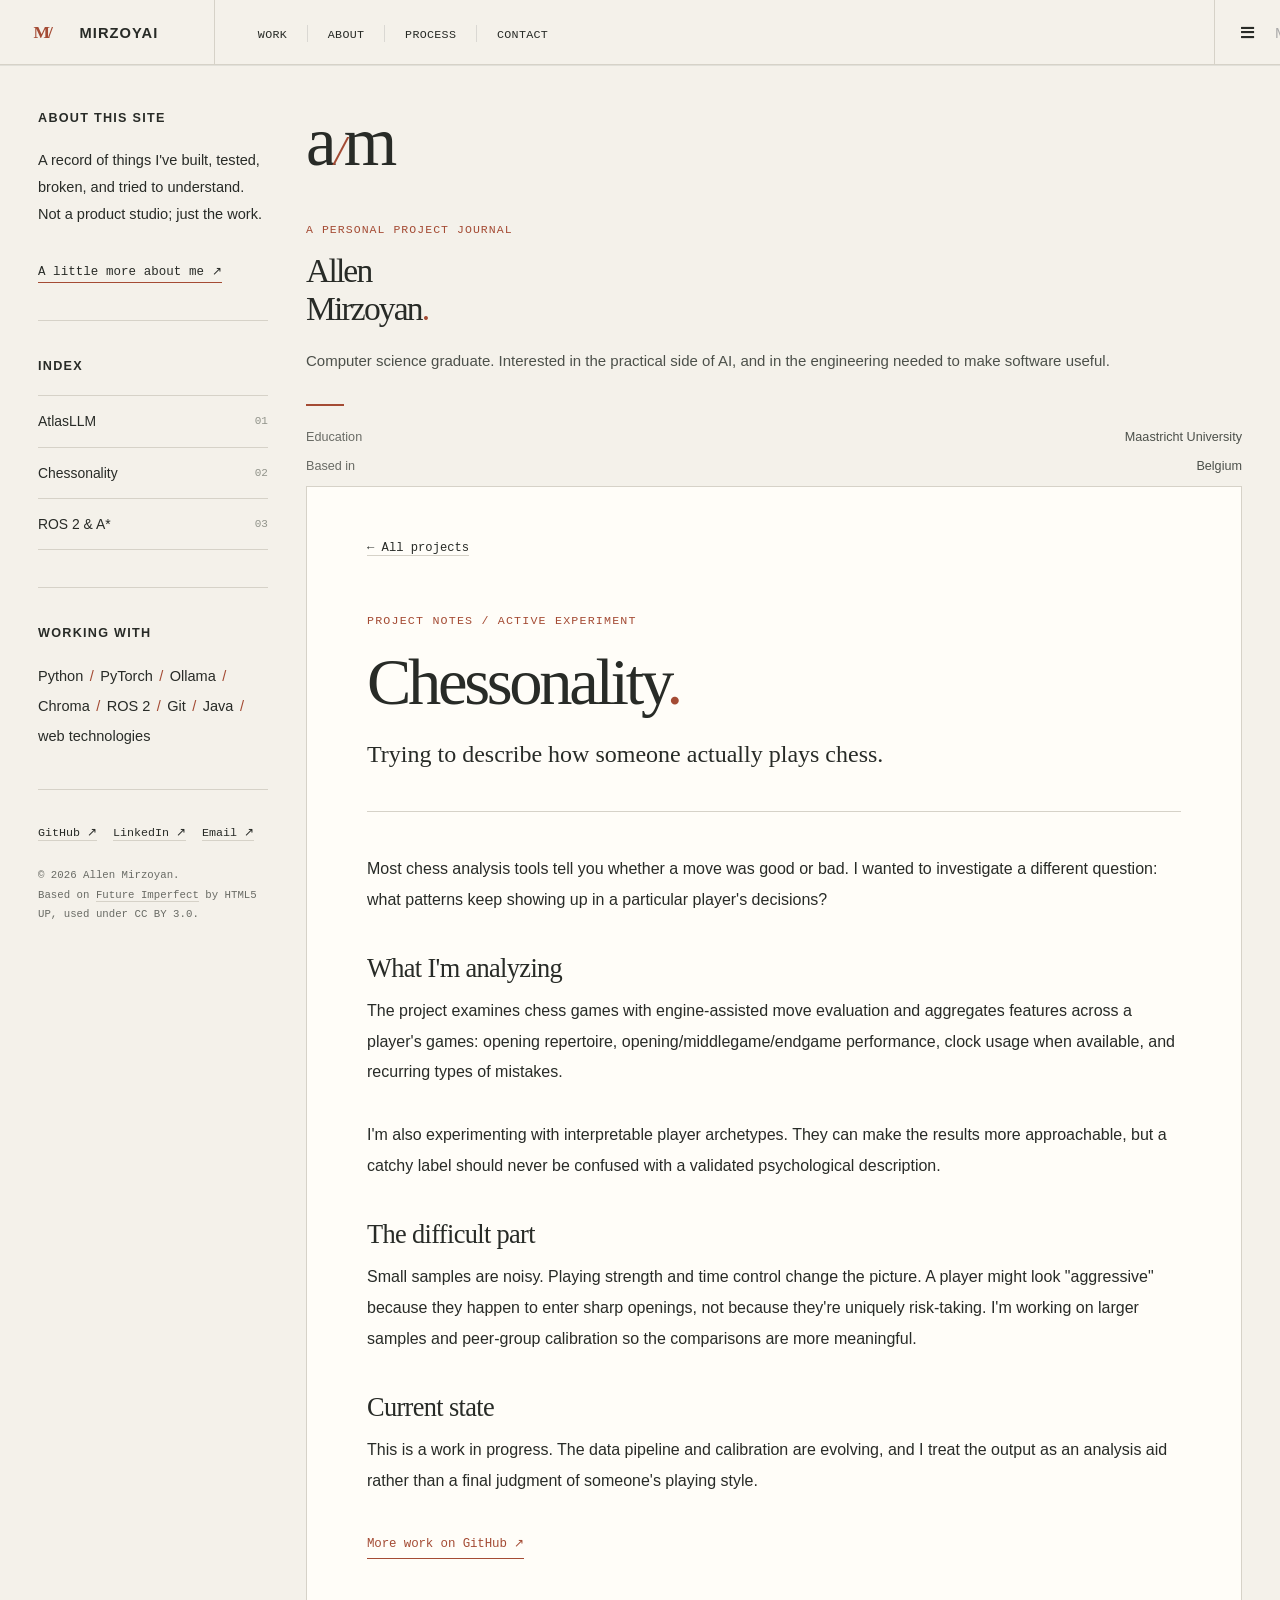
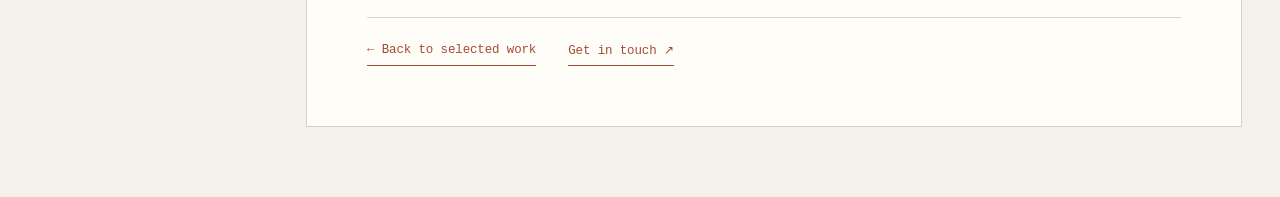
<file: projects/chessonality.html>
<!doctype html>
<!-- Future Imperfect by HTML5 UP | html5up.net | CC BY 3.0; adapted for mirzoyan.click -->
<html lang="en">
<head>
  <meta charset="utf-8">
  <meta name="viewport" content="width=device-width, initial-scale=1">
  <meta name="color-scheme" content="light">
  <meta name="description" content="Chessonality: Trying to describe how someone actually plays chess.">
  <meta name="theme-color" content="#f4f1ea">
  <title>Chessonality — Allen Mirzoyan</title>
  <link rel="icon" href="../images/favicon.svg" type="image/svg+xml">
  <link rel="stylesheet" href="../assets/css/main.css">
  <link rel="stylesheet" href="../assets/css/editorial.css">
      <link rel="stylesheet" href="../assets/css/motion.css">
</head>
<body class="is-preload detail-page">
  <a class="skip-link" href="#main">Skip to content</a>
  <header id="header">
    <h1><a href="../index.html" aria-label="MirzoyAI homepage"><span class="header-mark">M/</span> MIRZOYAI</a></h1>
    <nav class="links" aria-label="Main navigation"><ul><li><a href="../index.html#work">Work</a></li><li><a href="../single.html">About</a></li><li><a href="../index.html#approach">Process</a></li><li><a href="../index.html#contact">Contact</a></li></ul></nav>
    <nav class="main" aria-label="More navigation"><ul><li class="menu"><a class="fa-bars" href="#menu" aria-label="Open menu">Menu</a></li></ul></nav>
  </header>
  <section id="menu" aria-label="Site menu"><section><ul class="links"><li><a href="../index.html#work"><h3>Work</h3><p>The projects, with details</p></a></li><li><a href="../single.html"><h3>About</h3><p>Background and interests</p></a></li><li><a href="../index.html#approach"><h3>Process</h3><p>How I work</p></a></li><li><a href="../index.html#contact"><h3>Contact</h3><p>GitHub, LinkedIn, email</p></a></li></ul></section><section><ul class="actions stacked"><li><a class="button large fit" href="https://github.com/lyosha777" target="_blank" rel="noopener noreferrer">View GitHub</a></li></ul></section></section>
  <div id="wrapper">
    <main id="main"><article class="detail-article"><p class="back-row"><a href="../index.html#work">← All projects</a></p><p class="section-id">PROJECT NOTES / ACTIVE EXPERIMENT</p><h2 class="detail-title">Chessonality<span class="period">.</span></h2><p class="detail-intro">Trying to describe how someone actually plays chess.</p><div class="detail-rule"></div><div class="case-content"><p>Most chess analysis tools tell you whether a move was good or bad. I wanted to investigate a different question: what patterns keep showing up in a particular player's decisions?</p><h3>What I'm analyzing</h3><p>The project examines chess games with engine-assisted move evaluation and aggregates features across a player's games: opening repertoire, opening/middlegame/endgame performance, clock usage when available, and recurring types of mistakes.</p><p>I'm also experimenting with interpretable player archetypes. They can make the results more approachable, but a catchy label should never be confused with a validated psychological description.</p><h3>The difficult part</h3><p>Small samples are noisy. Playing strength and time control change the picture. A player might look "aggressive" because they happen to enter sharp openings, not because they're uniquely risk-taking. I'm working on larger samples and peer-group calibration so the comparisons are more meaningful.</p><h3>Current state</h3><p>This is a work in progress. The data pipeline and calibration are evolving, and I treat the output as an analysis aid rather than a final judgment of someone's playing style.</p><p class="case-links"><a class="editorial-link" href="https://github.com/lyosha777" target="_blank" rel="noopener noreferrer">More work on GitHub ↗</a></p></div><div class="detail-outro"><a class="editorial-link" href="../index.html#work">← Back to selected work</a><a class="editorial-link" href="mailto:admin@mirzoyan.click">Get in touch ↗</a></div></article></main>
    <section id="sidebar" aria-label="About Allen">
  <section id="intro" class="intro-custom"><div class="monogram" aria-hidden="true">a<span>/</span>m</div><p class="eyebrow">A personal project journal</p><h2>Allen<br>Mirzoyan<span class="period">.</span></h2><p>Computer science graduate. Interested in the practical side of AI, and in the engineering needed to make software useful.</p><div class="side-rule"></div><p class="small-line"><span>Education</span>Maastricht University</p><p class="small-line"><span>Based in</span>Belgium</p></section>
  <section class="blurb" id="sidebar-about"><h2>About this site</h2><p>A record of things I've built, tested, broken, and tried to understand. Not a product studio; just the work.</p><a class="text-link" href="../single.html">A little more about me <span aria-hidden="true">↗</span></a></section>
  <section class="sidebar-index"><h2>Index</h2><ol><li><a href="../index.html#atlasllm">AtlasLLM <span>01</span></a></li><li><a href="../index.html#chessonality">Chessonality <span>02</span></a></li><li><a href="../index.html#ros2">ROS 2 &amp; A* <span>03</span></a></li></ol></section>
  <section class="blurb"><h2>Working with</h2><p class="tool-list">Python <span>/</span> PyTorch <span>/</span> Ollama <span>/</span> Chroma <span>/</span> ROS 2 <span>/</span> Git <span>/</span> Java <span>/</span> web technologies</p></section>
  <section id="footer" class="site-footer"><div class="foot-links"><a href="https://github.com/lyosha777" target="_blank" rel="noopener noreferrer">GitHub ↗</a><a href="https://www.linkedin.com/in/allen-mirzoyan-853b9729a/" target="_blank" rel="noopener noreferrer">LinkedIn ↗</a><a href="mailto:admin@mirzoyan.click">Email ↗</a></div><p>© 2026 Allen Mirzoyan.<br>Based on <a href="https://html5up.net/future-imperfect" target="_blank" rel="noopener noreferrer">Future Imperfect</a> by HTML5 UP, used under CC BY 3.0.</p></section>
</section>
  </div>
  <script src="../assets/js/jquery.min.js"></script>
  <script src="../assets/js/browser.min.js"></script>
  <script src="../assets/js/breakpoints.min.js"></script>
  <script src="../assets/js/util.js"></script>
  <script src="../assets/js/main.js"></script>
  <script defer src="../assets/js/motion.js"></script>
</body>
</html>
</file>
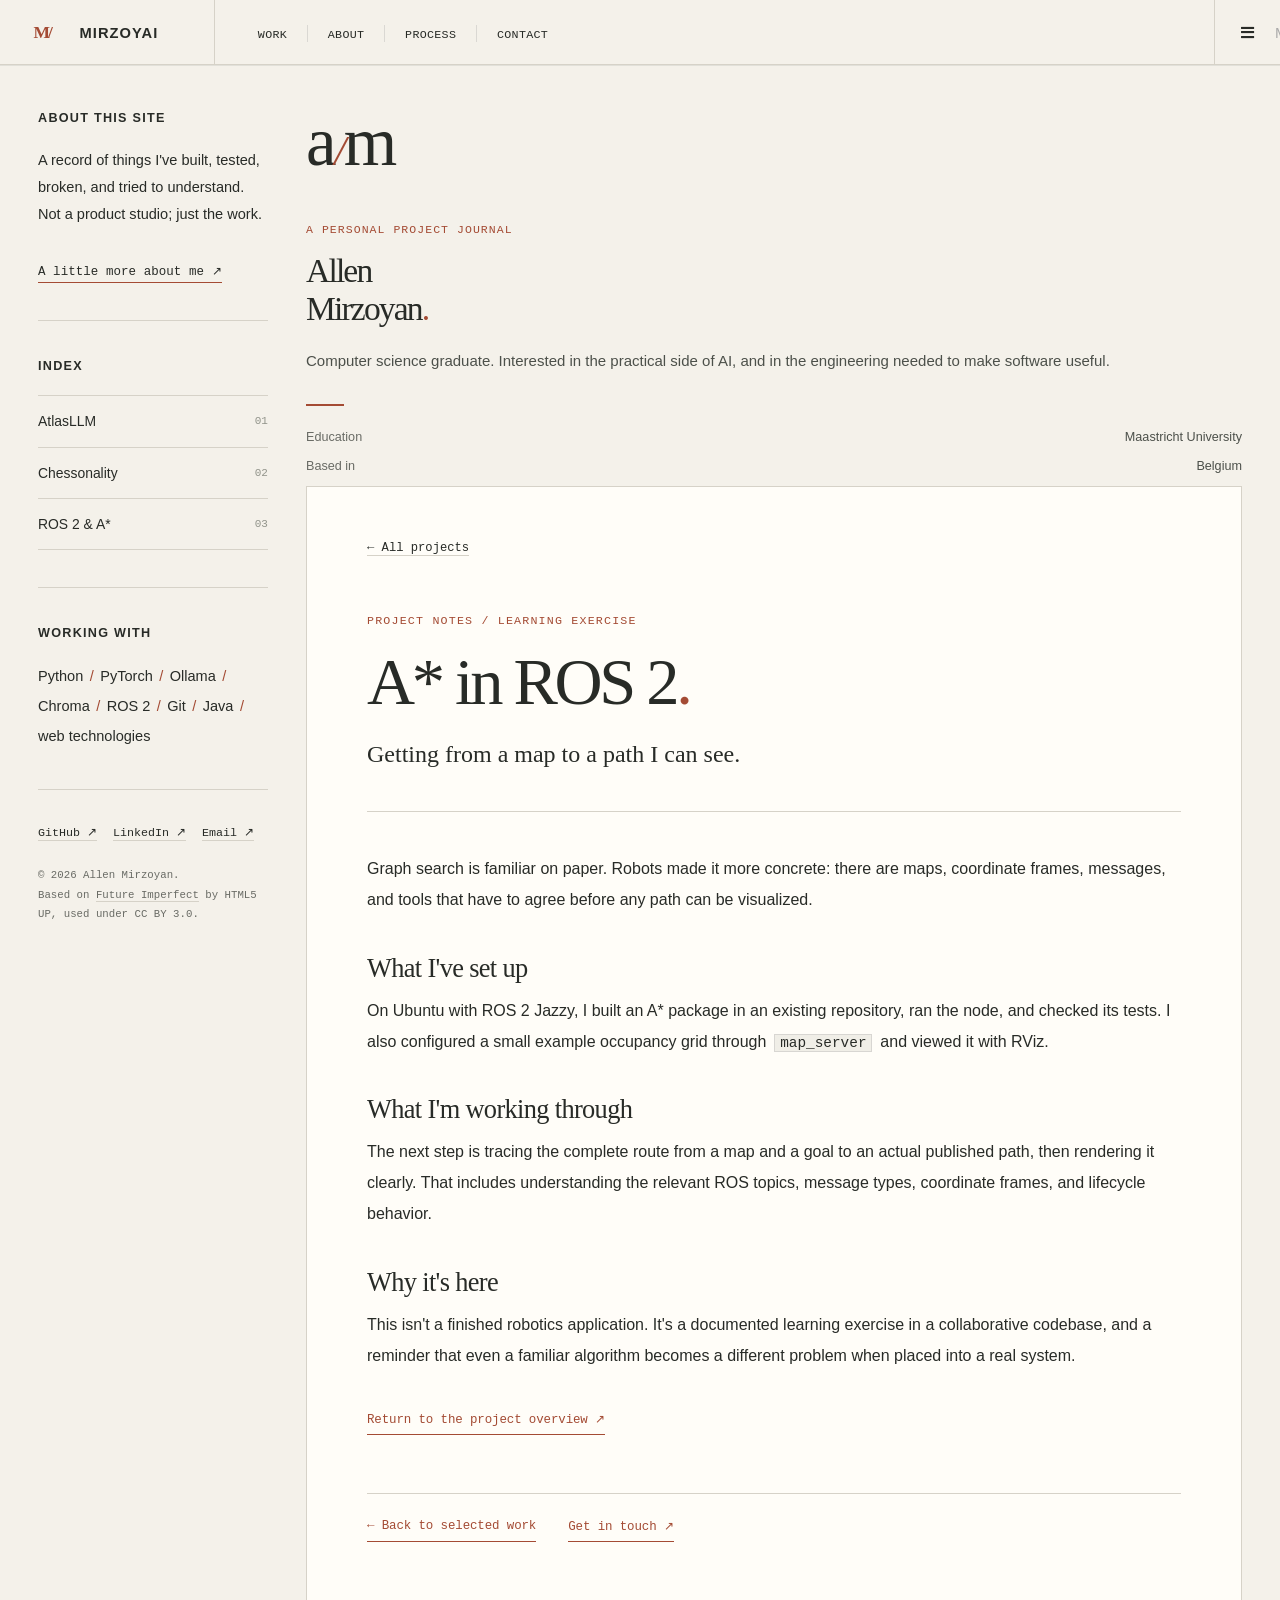
<file: projects/ros2.html>
<!doctype html>
<!-- Future Imperfect by HTML5 UP | html5up.net | CC BY 3.0; adapted for mirzoyan.click -->
<html lang="en">
<head>
  <meta charset="utf-8">
  <meta name="viewport" content="width=device-width, initial-scale=1">
  <meta name="color-scheme" content="light">
  <meta name="description" content="A* in ROS 2: Getting from a map to a path I can see.">
  <meta name="theme-color" content="#f4f1ea">
  <title>A* in ROS 2 — Allen Mirzoyan</title>
  <link rel="icon" href="../images/favicon.svg" type="image/svg+xml">
  <link rel="stylesheet" href="../assets/css/main.css">
  <link rel="stylesheet" href="../assets/css/editorial.css">
      <link rel="stylesheet" href="../assets/css/motion.css">
</head>
<body class="is-preload detail-page">
  <a class="skip-link" href="#main">Skip to content</a>
  <header id="header">
    <h1><a href="../index.html" aria-label="MirzoyAI homepage"><span class="header-mark">M/</span> MIRZOYAI</a></h1>
    <nav class="links" aria-label="Main navigation"><ul><li><a href="../index.html#work">Work</a></li><li><a href="../single.html">About</a></li><li><a href="../index.html#approach">Process</a></li><li><a href="../index.html#contact">Contact</a></li></ul></nav>
    <nav class="main" aria-label="More navigation"><ul><li class="menu"><a class="fa-bars" href="#menu" aria-label="Open menu">Menu</a></li></ul></nav>
  </header>
  <section id="menu" aria-label="Site menu"><section><ul class="links"><li><a href="../index.html#work"><h3>Work</h3><p>The projects, with details</p></a></li><li><a href="../single.html"><h3>About</h3><p>Background and interests</p></a></li><li><a href="../index.html#approach"><h3>Process</h3><p>How I work</p></a></li><li><a href="../index.html#contact"><h3>Contact</h3><p>GitHub, LinkedIn, email</p></a></li></ul></section><section><ul class="actions stacked"><li><a class="button large fit" href="https://github.com/lyosha777" target="_blank" rel="noopener noreferrer">View GitHub</a></li></ul></section></section>
  <div id="wrapper">
    <main id="main"><article class="detail-article"><p class="back-row"><a href="../index.html#work">← All projects</a></p><p class="section-id">PROJECT NOTES / LEARNING EXERCISE</p><h2 class="detail-title">A* in ROS 2<span class="period">.</span></h2><p class="detail-intro">Getting from a map to a path I can see.</p><div class="detail-rule"></div><div class="case-content"><p>Graph search is familiar on paper. Robots made it more concrete: there are maps, coordinate frames, messages, and tools that have to agree before any path can be visualized.</p><h3>What I've set up</h3><p>On Ubuntu with ROS 2 Jazzy, I built an A* package in an existing repository, ran the node, and checked its tests. I also configured a small example occupancy grid through <code>map_server</code> and viewed it with RViz.</p><h3>What I'm working through</h3><p>The next step is tracing the complete route from a map and a goal to an actual published path, then rendering it clearly. That includes understanding the relevant ROS topics, message types, coordinate frames, and lifecycle behavior.</p><h3>Why it's here</h3><p>This isn't a finished robotics application. It's a documented learning exercise in a collaborative codebase, and a reminder that even a familiar algorithm becomes a different problem when placed into a real system.</p><p class="case-links"><a class="editorial-link" href="../index.html#ros2">Return to the project overview ↗</a></p></div><div class="detail-outro"><a class="editorial-link" href="../index.html#work">← Back to selected work</a><a class="editorial-link" href="mailto:admin@mirzoyan.click">Get in touch ↗</a></div></article></main>
    <section id="sidebar" aria-label="About Allen">
  <section id="intro" class="intro-custom"><div class="monogram" aria-hidden="true">a<span>/</span>m</div><p class="eyebrow">A personal project journal</p><h2>Allen<br>Mirzoyan<span class="period">.</span></h2><p>Computer science graduate. Interested in the practical side of AI, and in the engineering needed to make software useful.</p><div class="side-rule"></div><p class="small-line"><span>Education</span>Maastricht University</p><p class="small-line"><span>Based in</span>Belgium</p></section>
  <section class="blurb" id="sidebar-about"><h2>About this site</h2><p>A record of things I've built, tested, broken, and tried to understand. Not a product studio; just the work.</p><a class="text-link" href="../single.html">A little more about me <span aria-hidden="true">↗</span></a></section>
  <section class="sidebar-index"><h2>Index</h2><ol><li><a href="../index.html#atlasllm">AtlasLLM <span>01</span></a></li><li><a href="../index.html#chessonality">Chessonality <span>02</span></a></li><li><a href="../index.html#ros2">ROS 2 &amp; A* <span>03</span></a></li></ol></section>
  <section class="blurb"><h2>Working with</h2><p class="tool-list">Python <span>/</span> PyTorch <span>/</span> Ollama <span>/</span> Chroma <span>/</span> ROS 2 <span>/</span> Git <span>/</span> Java <span>/</span> web technologies</p></section>
  <section id="footer" class="site-footer"><div class="foot-links"><a href="https://github.com/lyosha777" target="_blank" rel="noopener noreferrer">GitHub ↗</a><a href="https://www.linkedin.com/in/allen-mirzoyan-853b9729a/" target="_blank" rel="noopener noreferrer">LinkedIn ↗</a><a href="mailto:admin@mirzoyan.click">Email ↗</a></div><p>© 2026 Allen Mirzoyan.<br>Based on <a href="https://html5up.net/future-imperfect" target="_blank" rel="noopener noreferrer">Future Imperfect</a> by HTML5 UP, used under CC BY 3.0.</p></section>
</section>
  </div>
  <script src="../assets/js/jquery.min.js"></script>
  <script src="../assets/js/browser.min.js"></script>
  <script src="../assets/js/breakpoints.min.js"></script>
  <script src="../assets/js/util.js"></script>
  <script src="../assets/js/main.js"></script>
  <script defer src="../assets/js/motion.js"></script>
</body>
</html>
</file>
<file: assets/css/editorial.css>
/* MirzoyAI — editorial direction for HTML5 UP Future Imperfect.
   No gradients, blobs, glass cards, decorative motion, or external fonts. */
:root {
  --paper: #f4f1ea;
  --sheet: #fffdf8;
  --ink: #282b27;
  --muted: #696b65;
  --faint: #92948b;
  --line: #d6d2c8;
  --warmline: #e9e5db;
  --accent: #a44b34;
  --accent-hover: #7d3525;
  --green: #48564a;
  --serif: Georgia, 'Times New Roman', serif;
  --sans: Arial, Helvetica, sans-serif;
  --mono: 'Courier New', Courier, monospace;
}
html { scroll-behavior: smooth; scroll-padding-top: 5.25rem; }
body, input, select, textarea { font-family: var(--sans); font-size: 15px; color: var(--ink); }
body { background: var(--paper); line-height: 1.75; }
a { color: inherit; border-bottom: 1px solid var(--line); transition: color .12s ease, border-color .12s ease; }
a:hover, a:focus-visible { color: var(--accent-hover) !important; border-color: var(--accent); }
a:focus-visible, button:focus-visible { outline: 2px solid var(--accent); outline-offset: 5px; }
h1,h2,h3,h4,h5,h6 { font-family: var(--sans); font-weight: 600; letter-spacing: -.03em; text-transform: none; color: var(--ink); }
p { line-height: 1.83; }
::selection { background: #e9c5ad; color: var(--ink); }
.skip-link { position: absolute; top: -6rem; left: 1rem; z-index: 20000; padding: .4rem .8rem; background: var(--ink); color: var(--sheet); }
.skip-link:focus { top: .7rem; color: var(--sheet) !important; }

/* The original header/menu still work, but aren't allowed to set the visual tone. */
#header { height: 65px; line-height: 65px; background: var(--paper); border-bottom: 1px solid var(--line); }
#header h1 { padding: 0 2.1rem; font-family: var(--sans); font-size: 1em; font-weight: 700; letter-spacing: .07em; }
#header h1 a { font-size: .98em; }
.header-mark { font: bold 1.19em var(--serif); letter-spacing: -.12em; color: var(--accent); margin-right: 1.35em; }
#header .links { border-left: 1px solid var(--line); }
#header .links ul li { margin-left: 0; padding-left: 0; }
#header .links ul li a { font-family: var(--mono); font-weight: 400; font-size: .78em; letter-spacing: .025em; padding: 0 1.7em; text-transform: uppercase; color: var(--ink); }
#header .main { border-left: 1px solid var(--line); }
#header .main > ul > li { border-left: 0; }
#header .main > ul > li > a { width: 65px; }
#header .main > ul > li > a:before { color: var(--ink); }
#menu { background: var(--paper); border-color: var(--line); }
#menu > * { border-color: var(--line); }
#menu .links > li, #menu .links { border-color: var(--line); }
#menu .links > li a h3 { font-family: var(--sans); font-size: .9em; letter-spacing: .01em; }
#menu .links > li a p { font-family: var(--sans); font-size: .85em; letter-spacing: normal; }
.button { border-color: var(--ink) !important; font-family: var(--mono); font-size: .7em; letter-spacing: .04em; box-shadow: none; border-radius: 0; color: var(--ink) !important; }
.button:hover { border-color: var(--accent) !important; color: var(--accent) !important; }

/* Future Imperfect's reversed flex layout becomes an asymmetrical editorial page. */
#wrapper { max-width: 1460px; width: 100%; padding: 72px 65px 100px; gap: 65px; flex-direction: row-reverse; align-items: flex-start; }
#main { flex: 1 1 0; width: 0; min-width: 0; }
#sidebar { width: 265px; min-width: 265px; margin: 0; flex: 0 0 265px; }
#sidebar > * { border-top: 1px solid var(--line); margin: 37px 0 0; padding: 35px 0 0; }
#sidebar > :first-child { margin: 0; padding: 0; border: none; }
#sidebar h2 { font-size: .79rem; letter-spacing: .1em; font-weight: 700; text-transform: uppercase; margin-bottom: 1.15rem; }
#sidebar p { font-size: .91rem; line-height: 1.85; }
#intro { text-align: left; margin: 0; }
#intro .monogram { font-family: var(--serif); font-size: 4.3rem; line-height: 1; letter-spacing: -.12em; font-weight: 400; margin-bottom: 2.9rem; }
#intro .monogram span { color: var(--accent); font-size: .62em; font-style: italic; margin: 0 .14em; }
#intro .eyebrow { font: .72rem var(--mono); color: var(--accent); letter-spacing: .09em; text-transform: uppercase; margin-bottom: 1rem; }
#intro h2 { font-family: var(--serif); font-size: 2.1rem; font-weight: normal; text-transform: none; letter-spacing: -.055em; line-height: 1.13; margin-bottom: 1.2rem; }
.period { color: var(--accent); }
#intro > p:not(.eyebrow) { color: #4c504a; }
#intro .side-rule { width: 38px; height: 2px; background: var(--accent); margin: 27px 0 22px; }
#intro .small-line { display: flex; justify-content: space-between; gap: 15px; font-size: .79rem; margin-bottom: .65rem; line-height: 1.45; }
#intro .small-line span { color: var(--muted); }
.text-link { font: .78rem var(--mono); letter-spacing: .005em; text-decoration: none; border-bottom-color: var(--accent); padding-bottom: .22rem; }
#sidebar .sidebar-index ol { list-style: none; margin: 0; padding: 0; }
#sidebar .sidebar-index li { padding: 0; border-bottom: 1px solid var(--line); }
#sidebar .sidebar-index li:first-child { border-top: 1px solid var(--line); }
#sidebar .sidebar-index li a { display: flex; justify-content: space-between; align-items: center; padding: 13px 0; font-size: .87rem; border-bottom: none; }
#sidebar .sidebar-index li a span { font: .69rem var(--mono); color: var(--faint); }
#sidebar .tool-list { line-height: 2.05; }
#sidebar .tool-list span { color: var(--accent); margin: 0 .15rem; }
#sidebar .site-footer .foot-links { display: flex; flex-wrap: wrap; gap: .65rem 1rem; margin-bottom: 1.55rem; }
#sidebar .site-footer .foot-links a { font: .73rem var(--mono); }
#sidebar .site-footer p { font: .67rem/1.85 var(--mono); color: var(--muted); }

/* Lead: simple typographic design, with its size earned by actual content. */
.intro-lead { background: var(--sheet); border: 1px solid var(--line); padding: 31px 55px 30px; margin-bottom: 66px; }
.lead-topline, .lead-bottom { display: flex; justify-content: space-between; flex-wrap: wrap; gap: .5rem 1rem; font: .65rem var(--mono); letter-spacing: .07em; text-transform: uppercase; color: var(--muted); }
.lead-topline { border-bottom: 1px solid var(--line); padding-bottom: 18px; }
.lead-bottom { border-top: 1px solid var(--line); padding-top: 17px; margin-top: 65px; }
.overline { margin: 62px 0 1rem; font: .72rem var(--mono); letter-spacing: .07em; text-transform: uppercase; color: var(--accent); }
.intro-lead h2 { font: normal clamp(3.2rem, 5.5vw, 6rem)/1.065 var(--serif); letter-spacing: -.055em; text-transform: none; margin: 0 0 2.1rem; color: var(--ink); }
.intro-lead h2 em { font-style: italic; color: var(--green); }
.lead-summary { font-size: 1.16rem; line-height: 1.75; max-width: 660px; margin: 0; color: #41463f; }
.lead-cta { display: flex; flex-wrap: wrap; gap: 1.2rem 2.2rem; margin-top: 35px; }
.editorial-link { font: .78rem var(--mono); letter-spacing: -.01em; border-bottom: 1px solid var(--accent); padding-bottom: 7px; display: inline-flex; gap: .5em; text-decoration: none; color: var(--accent); }
.editorial-link.secondary { color: var(--ink); border-color: var(--line); }
.editorial-link:hover { color: var(--accent-hover) !important; }
.section-id { font: .73rem var(--mono); color: var(--accent); letter-spacing: .1em; text-transform: uppercase; margin: 0; }
.section-intro { display: grid; grid-template-columns: 145px 1fr; gap: 30px; align-items: start; margin-bottom: 28px; }
.section-intro h2 { font: normal 2.25rem/1.16 var(--serif); letter-spacing: -.035em; margin-bottom: .45rem; }
.section-intro p:not(.section-id) { font-size: .96rem; color: var(--muted); margin: 0; max-width: 560px; }

/* Work reads like detailed entries in a technical publication. */
.project.post { background: var(--sheet); border: 1px solid var(--line); padding: 0; margin: 0 0 36px; }
.project.post > header { display: flex; margin: 0; left: 0; width: 100%; border-bottom: 1px solid var(--line); }
.project.post > header .title { padding: 39px 45px 35px; min-width: 0; }
.project.post > header .title h2 { font: normal 3rem/1.04 var(--serif); letter-spacing: -.045em; text-transform: none; margin: 17px 0 11px; }
.project.post > header .title p:last-child { font: .95rem var(--sans); letter-spacing: 0; text-transform: none; color: var(--muted); margin: 0; }
.project-counter { font: .68rem var(--mono); letter-spacing: .09em; color: var(--accent); text-transform: uppercase; display: flex; align-items: center; gap: 15px; margin: 0; }
.counter-rule { display: inline-block; width: 30px; height: 1px; background: var(--line); }
.project.post > header .meta { display: flex; flex-direction: column; align-items: flex-start; justify-content: center; gap: 12px; padding: 30px; text-align: left; min-width: 180px; width: 180px; border-left: 1px solid var(--line); }
.project.post > header .meta > * { margin: 0; }
.project-status { background: #e6e8de; color: #364b3b; border-left: 2px solid #53684e; display: inline-block; font: .68rem var(--mono); letter-spacing: -.03em; padding: 5px 8px; }
.project-status.status-wip { background: #f0e6d9; color: #835637; border-color: #a9784c; }
.project-status.status-study { background: #e7e8e6; color: #5e655e; border-color: #7e867d; }
.meta-note { font: .7rem/1.75 var(--mono); color: var(--muted); }
.project-body { padding: 33px 45px 37px; }
.project-deck { font: normal 1.65rem/1.39 var(--serif); letter-spacing: -.023em; max-width: 690px; margin-bottom: 23px; }
.project-body > p:not(.project-deck) { font-size: .94rem; line-height: 1.85; margin: 24px 0 32px; max-width: 690px; }
.artifact { border: 1px solid #c8cbc1; background: #f0f1e9; padding: 20px 23px; margin: 24px 0 25px; overflow: hidden; }
.artifact-top { display: flex; justify-content: space-between; gap: .5rem; font: .65rem var(--mono); letter-spacing: .065em; color: #535c54; border-bottom: 1px solid #cbd0c4; padding-bottom: 13px; margin-bottom: 19px; }
.artifact-pipeline .pipeline { display: flex; align-items: center; justify-content: space-between; gap: 5px; }
.pipeline > div { flex: 1; min-width: 0; background: #fcfbf6; border: 1px solid #bec5b9; padding: 15px 10px 14px; }
.pipeline b { font: .65rem var(--mono); display: block; margin-bottom: 12px; color: var(--accent); }
.pipeline strong { font: 600 .89rem var(--sans); display: block; color: var(--ink); }
.pipeline small { font: .68rem/1.4 var(--mono); display: block; color: var(--muted); margin-top: 5px; }
.pipe-arrow { font: 1.4rem var(--mono); color: var(--accent); }
.artifact-pipeline > p { font: .69rem var(--mono); color: var(--muted); margin: 17px 0 0; }
.artifact-chess { display: grid; grid-template-columns: minmax(160px, 44%) 1fr; gap: 28px; background: #eee9df; border-color: #d2c9bc; }
.chess-board { display: grid; grid-template-columns: repeat(8,1fr); aspect-ratio: 1 / 1; width: 100%; border: 1px solid #b3a99d; align-self: start; }
.chess-square { background: #eee7da; display: grid; place-items: center; font: clamp(.8rem,2vw,1.65rem) var(--serif); line-height: 1; color: #352e26; }
.chess-square.dark { background: #b8a18b; }
.chess-notes .artifact-top { font-size: .61rem; }
.chess-notes ul { margin: 0; padding: 0; list-style: none; }
.chess-notes ul li { padding: 10px 0; border-bottom: 1px solid #d0c6b7; font-size: .85rem; display: flex; gap: 14px; }
.chess-notes ul li span { font: .71rem var(--mono); color: var(--accent); }
.chess-notes > p { color: var(--muted); font: .65rem/1.6 var(--mono); margin: 14px 0 0; }
.artifact-path { padding-bottom: 8px; }
.artifact-path svg { display: block; width: 100%; max-height: 285px; }
.project-bottom { border-top: 1px solid var(--line); padding-top: 20px; display: flex; flex-wrap: wrap; align-items: center; justify-content: space-between; gap: 18px; }
.project-tags { font: .68rem/1.8 var(--mono); color: var(--muted); }
.project-tags span { color: var(--accent); margin: 0 3px; }
.project-links { display: flex; gap: 1.3rem; flex-wrap: wrap; }
.project-links .editorial-link { font-size: .73rem; }

.approach-section { border-top: 1px solid var(--ink); padding: 34px 0 50px; margin-top: 72px; }
.approach-columns { display: grid; grid-template-columns: minmax(0,1fr) minmax(0,1.1fr); gap: 55px; margin-top: 40px; }
.approach-columns h2 { font: normal 3.25rem/1.1 var(--serif); letter-spacing: -.045em; }
.approach-columns p { font-size: .98rem; margin-bottom: 1.25rem; }
.approach-columns .editorial-link { margin-top: 10px; }
.contact-section { background: #29312b; color: #f3f0e8; padding: 48px 54px 54px; margin-top: 20px; }
.contact-section .section-id { color: #dba58a; }
.contact-section h2 { color: #f3f0e8; font: normal 4rem/1.1 var(--serif); letter-spacing: -.05em; margin: 27px 0; }
.contact-section h2 em { color: #dba58a; font-style: italic; }
.contact-section > p:not(.section-id) { max-width: 570px; font-size: .98rem; color: #d7d8d1; }
.contact-actions { border-top: 1px solid #667268; display: flex; flex-wrap: wrap; gap: 20px; justify-content: space-between; align-items: center; padding-top: 27px; margin-top: 41px; }
.contact-actions .email-large { color: white; font: normal 1.27rem var(--serif); border-bottom: 1px solid #abbdaf; }
.contact-actions a:hover { color: #f1c5ae !important; }
.contact-actions > div { display: flex; flex-wrap: wrap; gap: 16px; }
.contact-actions > div a { font: .74rem var(--mono); color: #eeeae0; border-bottom: 1px solid #778277; }

/* About and honest engineering notes. */
.detail-article { background: var(--sheet); border: 1px solid var(--line); padding: 45px 60px 60px; }
.back-row { margin-bottom: 55px; }
.back-row a { font: .76rem var(--mono); }
.detail-article .section-id { margin-bottom: 18px; }
.detail-article .detail-title { font: normal clamp(3.6rem,5.2vw,5rem)/1.08 var(--serif); letter-spacing: -.05em; text-transform: none; margin-bottom: 18px; }
.detail-article .detail-title em { color: var(--green); font-style: italic; }
.detail-article .detail-intro { font: normal 1.5rem/1.5 var(--serif); max-width: 730px; margin-bottom: 39px; }
.detail-article .detail-rule { width: 100%; height: 1px; background: var(--line); margin: 35px 0 42px; }
.detail-article h3 { font: normal 1.65rem var(--serif); letter-spacing: -.025em; margin: 37px 0 12px; }
.detail-article p:not(.back-row):not(.section-id):not(.detail-intro):not(.case-links), .detail-article li { font-size: 1rem; line-height: 1.93; }
.detail-article ul { list-style-type: square; padding-left: 1.5rem; }
.detail-article ul li { padding-left: .4rem; margin-bottom: .5rem; }
.detail-article code { background: #f0eee7; padding: 0 .3rem; }
.detail-outro { border-top: 1px solid var(--line); display: flex; gap: 2rem; flex-wrap: wrap; padding-top: 24px; margin-top: 58px; }
.case-links { margin-top: 30px; }

/* Small screens: editorial columns collapse without card grids or animated reveals. */
@media screen and (max-width: 1280px) {
  #wrapper { display: flex; flex-direction: row-reverse; padding: 55px 38px 70px; gap: 38px; }
  #sidebar { border: none; margin: 0; padding: 0; width: 230px; min-width: 230px; flex-basis: 230px; }
  .intro-lead { padding: 27px 36px; }
  .overline { margin-top: 45px; }
  .lead-bottom { margin-top: 42px; }
  .project.post > header .title { padding: 35px 34px; }
  .project-body { padding: 29px 34px 33px; }
}
@media screen and (max-width: 1030px) {
  #wrapper { display: block; padding: 38px 32px 70px; }
  #main { width: 100%; }
  #sidebar { border-top: 1px solid var(--line); padding-top: 35px; margin: 50px 0 0; width: 100%; min-width: 0; display: grid; grid-template-columns: 1fr 1fr; gap: 30px 35px; }
  #sidebar > * { margin: 0; padding: 0; border-top: 0; }
  #intro .monogram { margin-bottom: 1rem; }
  #intro h2 { font-size: 1.8rem; }
}
@media screen and (max-width: 736px) {
  #header { height: 58px; line-height: 58px; }
  #header h1 { padding: 0 1.2rem; }
  #header .main > ul > li > a { width: 58px; }
  #wrapper { padding: 22px 16px 45px; }
  .intro-lead { padding: 20px 23px; margin-bottom: 46px; }
  .lead-topline { font-size: .59rem; }
  .overline { margin-top: 36px; }
  .intro-lead h2 { font-size: clamp(2.65rem,10.7vw,4rem); }
  .lead-summary { font-size: 1rem; }
  .lead-bottom { margin-top: 46px; }
  .section-intro { display: block; }
  .section-intro .section-id { margin-bottom: 12px; }
  .section-intro h2 { font-size: 1.9rem; }
  .project.post > header { display: block; }
  .project.post > header .title { padding: 28px 25px 23px; }
  .project.post > header .title h2 { font-size: 2.6rem; }
  .project.post > header .meta { width: 100%; min-width: 0; display: flex; flex-direction: row; justify-content: space-between; flex-wrap: wrap; align-items: center; border-left: 0; border-top: 1px solid var(--line); padding: 13px 25px; }
  .project-body { padding: 25px; }
  .project-deck { font-size: 1.4rem; }
  .artifact { padding: 14px; }
  .pipeline { flex-wrap: wrap; }
  .pipeline > div { flex: 1 1 40%; }
  .pipe-arrow { display: none; }
  .artifact-chess { gap: 17px; }
  .chess-notes ul li { font-size: .68rem; padding: 7px 0; gap: 6px; }
  .artifact-chess .artifact-top { display: block; }
  .artifact-chess .artifact-top span:last-child { display: none; }
  .project-bottom { display: block; }
  .project-bottom .project-links { margin-top: 15px; }
  .approach-columns { display: block; }
  .approach-columns h2 { font-size: 2.8rem; margin-bottom: 26px; }
  .contact-section { padding: 35px 27px; }
  .contact-section h2 { font-size: 3.1rem; }
  .contact-actions .email-large { font-size: 1.08rem; overflow-wrap: anywhere; }
  .detail-article { padding: 27px 26px 38px; }
  .detail-article .detail-title { font-size: 3.2rem; }
  .detail-article .detail-intro { font-size: 1.3rem; }
  #sidebar { display: block; margin-top: 43px; }
  #sidebar > * { margin: 27px 0 0; padding: 26px 0 0; border-top: 1px solid var(--line); }
  #sidebar > :first-child { margin: 0; padding: 0; border: 0; }
}
@media (prefers-reduced-motion: reduce) { html { scroll-behavior: auto; } *, *::before, *::after { transition-duration: .01ms !important; animation-duration: .01ms !important; } }
</file>
<file: assets/css/motion.css>
/* MirzoyAI / motion layer — restrained, responsive, reduced-motion friendly */
:root{--motion-ink:#1b2526;--motion-accent:#b3543d;--motion-rule:#d4d4cd}
html{scroll-behavior:smooth}body{cursor:default}
#header{box-shadow:0 1px 0 rgba(22,33,34,.08)}
#header .links a{position:relative}#header .links a:after{content:"";position:absolute;left:0;right:100%;bottom:10px;height:1px;background:var(--motion-accent);transition:right .24s ease}#header .links a:hover:after,#header .links a:focus-visible:after{right:0}
.intro-lead{position:relative;overflow:hidden}
.intro-lead:before{content:"";position:absolute;inset:0 0 auto auto;width:140px;height:140px;background:repeating-linear-gradient(90deg,transparent 0 19px,rgba(50,60,56,.055) 20px),repeating-linear-gradient(0deg,transparent 0 19px,rgba(50,60,56,.055) 20px);mask-image:linear-gradient(135deg,#000,transparent 80%);pointer-events:none}
.intro-lead h2{font-size:clamp(3.25rem,5.25vw,5.65rem)!important;letter-spacing:-.065em!important;line-height:1.035!important;max-width:760px}
.intro-lead h2 em{color:#415d55}
.intro-lead .lead-summary{max-width:640px}
.editorial-link{transition:color .2s ease,border-color .2s ease,transform .2s ease;display:inline-flex;gap:.3em;align-items:center}
.editorial-link:hover,.editorial-link:focus-visible{transform:translateX(5px);color:var(--motion-accent)!important}
.project.post{transition:box-shadow .32s ease,transform .32s ease,border-color .32s ease;will-change:auto}
.project.post:hover{box-shadow:0 15px 38px rgba(31,38,35,.075);transform:translateY(-3px)}
.project.post .title h2{transition:letter-spacing .25s ease,color .25s ease}
.project.post:hover .title h2{letter-spacing:-.035em;color:#415d55}
.artifact{position:relative;overflow:hidden;transition:border-color .3s ease,box-shadow .3s ease}
.project.post:hover .artifact{box-shadow:inset 0 0 0 1px rgba(179,84,61,.18)}
.artifact-pipeline .pipeline>div{transition:transform .22s ease,background-color .22s ease,border-color .22s ease}
.artifact-pipeline .pipeline>div:hover{transform:translateY(-5px);border-color:#b3543d;background:#fffdf9}
.chess-board .chess-square{transition:background-color .18s ease,color .18s ease,transform .18s ease}
.chess-board .chess-square:hover{position:relative;z-index:2;transform:scale(1.12);outline:2px solid #b3543d;outline-offset:-2px}
.artifact-path svg polyline{stroke-dasharray:14 7;animation:path-drift 12s linear infinite}
@keyframes path-drift{to{stroke-dashoffset:-210}}
.sidebar-index a{transition:padding-left .22s ease,color .22s ease}
.sidebar-index a:hover{padding-left:8px;color:var(--motion-accent)}
/* One intentional visual feature: an animated systems sketch, not a decorative blob. */
.systems-sketch{position:relative;margin:32px 0 6px;border:1px solid #c9cec8;background:#e9eeea;color:#31423c;padding:17px 20px 12px;overflow:hidden}
.systems-sketch .sketch-head{display:flex;justify-content:space-between;gap:12px;font:10px/1.4 'Courier New',monospace;letter-spacing:.11em;text-transform:uppercase;color:#55665e}
.systems-sketch svg{display:block;width:100%;height:auto;margin-top:10px}
.systems-sketch .sketch-foot{font:10px/1.5 'Courier New',monospace;color:#65736d;letter-spacing:.04em;border-top:1px solid #c8d0ca;padding-top:9px;display:flex;justify-content:space-between}
.systems-sketch .link-line{stroke:#8b9e92;stroke-width:1.3;stroke-dasharray:3 7;animation:sketch-flow 18s linear infinite}
@keyframes sketch-flow{to{stroke-dashoffset:-180}}
.systems-sketch .signal{fill:#b3543d;offset-path:path('M 70 70 L 230 70 L 410 70 L 580 70');animation:signal-travel 7s ease-in-out infinite;filter:none}
@keyframes signal-travel{0%{offset-distance:0%;opacity:0}7%{opacity:1}90%{opacity:1}100%{offset-distance:100%;opacity:0}}
.systems-sketch .node{fill:#e9eeea;stroke:#50665a;stroke-width:1.6;transition:fill .3s ease,stroke .3s ease}
.systems-sketch .node-group:hover .node{fill:#d5e0d6;stroke:#b3543d}
.systems-sketch text{font-family:'Courier New',monospace;font-size:11px;fill:#43584e;letter-spacing:1px}
.systems-sketch .node-index{font-size:9px;fill:#b3543d}
/* Scroll reveal only when JS activates it. No flash of hidden content without JS. */
.motion-ready .reveal-on-scroll{opacity:0;transform:translateY(22px);transition:opacity .65s cubic-bezier(.2,.7,.2,1),transform .65s cubic-bezier(.2,.7,.2,1)}
.motion-ready .reveal-on-scroll.is-visible{opacity:1;transform:none}
.motion-ready .intro-lead .overline{animation:hero-in .55s both}
.motion-ready .intro-lead h2{animation:hero-in .7s .1s both}
.motion-ready .intro-lead .lead-summary{animation:hero-in .7s .22s both}
.motion-ready .intro-lead .lead-cta{animation:hero-in .7s .3s both}
@keyframes hero-in{from{opacity:0;transform:translateY(13px)}to{opacity:1;transform:translateY(0)}}
:focus-visible{outline:2px solid #b3543d!important;outline-offset:4px}
@media(max-width:736px){.intro-lead h2{font-size:clamp(2.7rem,10vw,4.1rem)!important}.systems-sketch{padding:12px}.systems-sketch .sketch-head,.systems-sketch .sketch-foot{font-size:8px}}
@media(prefers-reduced-motion:reduce){html{scroll-behavior:auto}*,*:before,*:after{animation:none!important;transition:none!important;scroll-behavior:auto!important}.motion-ready .reveal-on-scroll{opacity:1!important;transform:none!important}.project.post:hover{transform:none}}
</file>
<file: assets/css/main.css>
@import url(fontawesome-all.min.css);
@import url("https://fonts.googleapis.com/css?family=Source+Sans+Pro:400,700|Raleway:400,800,900");

/*
	Future Imperfect by HTML5 UP
	html5up.net | @ajlkn
	Free for personal and commercial use under the CCA 3.0 license (html5up.net/license)
*/

html, body, div, span, applet, object,
iframe, h1, h2, h3, h4, h5, h6, p, blockquote,
pre, a, abbr, acronym, address, big, cite,
code, del, dfn, em, img, ins, kbd, q, s, samp,
small, strike, strong, sub, sup, tt, var, b,
u, i, center, dl, dt, dd, ol, ul, li, fieldset,
form, label, legend, table, caption, tbody,
tfoot, thead, tr, th, td, article, aside,
canvas, details, embed, figure, figcaption,
footer, header, hgroup, menu, nav, output, ruby,
section, summary, time, mark, audio, video {
	margin: 0;
	padding: 0;
	border: 0;
	font-size: 100%;
	font: inherit;
	vertical-align: baseline;}

article, aside, details, figcaption, figure,
footer, header, hgroup, menu, nav, section {
	display: block;}

body {
	line-height: 1;
}

ol, ul {
	list-style: none;
}

blockquote, q {
	quotes: none;
}

	blockquote:before, blockquote:after, q:before, q:after {
		content: '';
		content: none;
	}

table {
	border-collapse: collapse;
	border-spacing: 0;
}

body {
	-webkit-text-size-adjust: none;
}

mark {
	background-color: transparent;
	color: inherit;
}

input::-moz-focus-inner {
	border: 0;
	padding: 0;
}

input, select, textarea {
	-moz-appearance: none;
	-webkit-appearance: none;
	-ms-appearance: none;
	appearance: none;
}

/* Basic */

	@-ms-viewport {
		width: device-width;
	}

	body {
		-ms-overflow-style: scrollbar;
	}

	@media screen and (max-width: 480px) {

		html, body {
			min-width: 320px;
		}

	}

	html {
		box-sizing: border-box;
	}

	*, *:before, *:after {
		box-sizing: inherit;
	}

	body {
		background: #f4f4f4;
	}

		body.is-preload *, body.is-preload *:before, body.is-preload *:after {
			-moz-animation: none !important;
			-webkit-animation: none !important;
			-ms-animation: none !important;
			animation: none !important;
			-moz-transition: none !important;
			-webkit-transition: none !important;
			-ms-transition: none !important;
			transition: none !important;
		}

/* Type */

	body, input, select, textarea {
		color: #646464;
		font-family: "Source Sans Pro", Helvetica, sans-serif;
		font-size: 14pt;
		font-weight: 400;
		line-height: 1.75;
	}

		@media screen and (max-width: 1680px) {

			body, input, select, textarea {
				font-size: 12pt;
			}

		}

		@media screen and (max-width: 1280px) {

			body, input, select, textarea {
				font-size: 12pt;
			}

		}

		@media screen and (max-width: 980px) {

			body, input, select, textarea {
				font-size: 12pt;
			}

		}

		@media screen and (max-width: 736px) {

			body, input, select, textarea {
				font-size: 12pt;
			}

		}

		@media screen and (max-width: 480px) {

			body, input, select, textarea {
				font-size: 12pt;
			}

		}

	a {
		-moz-transition: color 0.2s ease, border-bottom-color 0.2s ease;
		-webkit-transition: color 0.2s ease, border-bottom-color 0.2s ease;
		-ms-transition: color 0.2s ease, border-bottom-color 0.2s ease;
		transition: color 0.2s ease, border-bottom-color 0.2s ease;
		border-bottom: dotted 1px rgba(160, 160, 160, 0.65);
		color: inherit;
		text-decoration: none;
	}

		a:before {
			-moz-transition: color 0.2s ease;
			-webkit-transition: color 0.2s ease;
			-ms-transition: color 0.2s ease;
			transition: color 0.2s ease;
		}

		a:hover {
			border-bottom-color: transparent;
			color: #2ebaae !important;
		}

			a:hover:before {
				color: #2ebaae !important;
			}

	strong, b {
		color: #3c3b3b;
		font-weight: 700;
	}

	em, i {
		font-style: italic;
	}

	p {
		margin: 0 0 2em 0;
	}

	h1, h2, h3, h4, h5, h6 {
		color: #3c3b3b;
		font-family: "Raleway", Helvetica, sans-serif;
		font-weight: 800;
		letter-spacing: 0.25em;
		line-height: 1.65;
		margin: 0 0 1em 0;
		text-transform: uppercase;
	}

		h1 a, h2 a, h3 a, h4 a, h5 a, h6 a {
			color: inherit;
			border-bottom: 0;
		}

	h2 {
		font-size: 1.1em;
	}

	h3 {
		font-size: 0.9em;
	}

	h4 {
		font-size: 0.7em;
	}

	h5 {
		font-size: 0.7em;
	}

	h6 {
		font-size: 0.7em;
	}

	sub {
		font-size: 0.8em;
		position: relative;
		top: 0.5em;
	}

	sup {
		font-size: 0.8em;
		position: relative;
		top: -0.5em;
	}

	blockquote {
		border-left: solid 4px rgba(160, 160, 160, 0.3);
		font-style: italic;
		margin: 0 0 2em 0;
		padding: 0.5em 0 0.5em 2em;
	}

	code {
		background: rgba(160, 160, 160, 0.075);
		border: solid 1px rgba(160, 160, 160, 0.3);
		font-family: "Courier New", monospace;
		font-size: 0.9em;
		margin: 0 0.25em;
		padding: 0.25em 0.65em;
	}

	pre {
		-webkit-overflow-scrolling: touch;
		font-family: "Courier New", monospace;
		font-size: 0.9em;
		margin: 0 0 2em 0;
	}

		pre code {
			display: block;
			line-height: 1.75em;
			padding: 1em 1.5em;
			overflow-x: auto;
		}

	hr {
		border: 0;
		border-bottom: solid 1px rgba(160, 160, 160, 0.3);
		margin: 2em 0;
	}

		hr.major {
			margin: 3em 0;
		}

	.align-left {
		text-align: left;
	}

	.align-center {
		text-align: center;
	}

	.align-right {
		text-align: right;
	}

/* Row */

	.row {
		display: flex;
		flex-wrap: wrap;
		box-sizing: border-box;
		align-items: stretch;
	}

		.row > * {
			box-sizing: border-box;
		}

		.row.gtr-uniform > * > :last-child {
			margin-bottom: 0;
		}

		.row.aln-left {
			justify-content: flex-start;
		}

		.row.aln-center {
			justify-content: center;
		}

		.row.aln-right {
			justify-content: flex-end;
		}

		.row.aln-top {
			align-items: flex-start;
		}

		.row.aln-middle {
			align-items: center;
		}

		.row.aln-bottom {
			align-items: flex-end;
		}

		.row > .imp {
			order: -1;
		}

		.row > .col-1 {
			width: 8.33333%;
		}

		.row > .off-1 {
			margin-left: 8.33333%;
		}

		.row > .col-2 {
			width: 16.66667%;
		}

		.row > .off-2 {
			margin-left: 16.66667%;
		}

		.row > .col-3 {
			width: 25%;
		}

		.row > .off-3 {
			margin-left: 25%;
		}

		.row > .col-4 {
			width: 33.33333%;
		}

		.row > .off-4 {
			margin-left: 33.33333%;
		}

		.row > .col-5 {
			width: 41.66667%;
		}

		.row > .off-5 {
			margin-left: 41.66667%;
		}

		.row > .col-6 {
			width: 50%;
		}

		.row > .off-6 {
			margin-left: 50%;
		}

		.row > .col-7 {
			width: 58.33333%;
		}

		.row > .off-7 {
			margin-left: 58.33333%;
		}

		.row > .col-8 {
			width: 66.66667%;
		}

		.row > .off-8 {
			margin-left: 66.66667%;
		}

		.row > .col-9 {
			width: 75%;
		}

		.row > .off-9 {
			margin-left: 75%;
		}

		.row > .col-10 {
			width: 83.33333%;
		}

		.row > .off-10 {
			margin-left: 83.33333%;
		}

		.row > .col-11 {
			width: 91.66667%;
		}

		.row > .off-11 {
			margin-left: 91.66667%;
		}

		.row > .col-12 {
			width: 100%;
		}

		.row > .off-12 {
			margin-left: 100%;
		}

		.row.gtr-0 {
			margin-top: 0;
			margin-left: 0em;
		}

			.row.gtr-0 > * {
				padding: 0 0 0 0em;
			}

			.row.gtr-0.gtr-uniform {
				margin-top: 0em;
			}

				.row.gtr-0.gtr-uniform > * {
					padding-top: 0em;
				}

		.row.gtr-25 {
			margin-top: 0;
			margin-left: -0.25em;
		}

			.row.gtr-25 > * {
				padding: 0 0 0 0.25em;
			}

			.row.gtr-25.gtr-uniform {
				margin-top: -0.25em;
			}

				.row.gtr-25.gtr-uniform > * {
					padding-top: 0.25em;
				}

		.row.gtr-50 {
			margin-top: 0;
			margin-left: -0.5em;
		}

			.row.gtr-50 > * {
				padding: 0 0 0 0.5em;
			}

			.row.gtr-50.gtr-uniform {
				margin-top: -0.5em;
			}

				.row.gtr-50.gtr-uniform > * {
					padding-top: 0.5em;
				}

		.row {
			margin-top: 0;
			margin-left: -1em;
		}

			.row > * {
				padding: 0 0 0 1em;
			}

			.row.gtr-uniform {
				margin-top: -1em;
			}

				.row.gtr-uniform > * {
					padding-top: 1em;
				}

		.row.gtr-150 {
			margin-top: 0;
			margin-left: -1.5em;
		}

			.row.gtr-150 > * {
				padding: 0 0 0 1.5em;
			}

			.row.gtr-150.gtr-uniform {
				margin-top: -1.5em;
			}

				.row.gtr-150.gtr-uniform > * {
					padding-top: 1.5em;
				}

		.row.gtr-200 {
			margin-top: 0;
			margin-left: -2em;
		}

			.row.gtr-200 > * {
				padding: 0 0 0 2em;
			}

			.row.gtr-200.gtr-uniform {
				margin-top: -2em;
			}

				.row.gtr-200.gtr-uniform > * {
					padding-top: 2em;
				}

		@media screen and (max-width: 1680px) {

			.row {
				display: flex;
				flex-wrap: wrap;
				box-sizing: border-box;
				align-items: stretch;
			}

				.row > * {
					box-sizing: border-box;
				}

				.row.gtr-uniform > * > :last-child {
					margin-bottom: 0;
				}

				.row.aln-left {
					justify-content: flex-start;
				}

				.row.aln-center {
					justify-content: center;
				}

				.row.aln-right {
					justify-content: flex-end;
				}

				.row.aln-top {
					align-items: flex-start;
				}

				.row.aln-middle {
					align-items: center;
				}

				.row.aln-bottom {
					align-items: flex-end;
				}

				.row > .imp-xlarge {
					order: -1;
				}

				.row > .col-1-xlarge {
					width: 8.33333%;
				}

				.row > .off-1-xlarge {
					margin-left: 8.33333%;
				}

				.row > .col-2-xlarge {
					width: 16.66667%;
				}

				.row > .off-2-xlarge {
					margin-left: 16.66667%;
				}

				.row > .col-3-xlarge {
					width: 25%;
				}

				.row > .off-3-xlarge {
					margin-left: 25%;
				}

				.row > .col-4-xlarge {
					width: 33.33333%;
				}

				.row > .off-4-xlarge {
					margin-left: 33.33333%;
				}

				.row > .col-5-xlarge {
					width: 41.66667%;
				}

				.row > .off-5-xlarge {
					margin-left: 41.66667%;
				}

				.row > .col-6-xlarge {
					width: 50%;
				}

				.row > .off-6-xlarge {
					margin-left: 50%;
				}

				.row > .col-7-xlarge {
					width: 58.33333%;
				}

				.row > .off-7-xlarge {
					margin-left: 58.33333%;
				}

				.row > .col-8-xlarge {
					width: 66.66667%;
				}

				.row > .off-8-xlarge {
					margin-left: 66.66667%;
				}

				.row > .col-9-xlarge {
					width: 75%;
				}

				.row > .off-9-xlarge {
					margin-left: 75%;
				}

				.row > .col-10-xlarge {
					width: 83.33333%;
				}

				.row > .off-10-xlarge {
					margin-left: 83.33333%;
				}

				.row > .col-11-xlarge {
					width: 91.66667%;
				}

				.row > .off-11-xlarge {
					margin-left: 91.66667%;
				}

				.row > .col-12-xlarge {
					width: 100%;
				}

				.row > .off-12-xlarge {
					margin-left: 100%;
				}

				.row.gtr-0 {
					margin-top: 0;
					margin-left: 0em;
				}

					.row.gtr-0 > * {
						padding: 0 0 0 0em;
					}

					.row.gtr-0.gtr-uniform {
						margin-top: 0em;
					}

						.row.gtr-0.gtr-uniform > * {
							padding-top: 0em;
						}

				.row.gtr-25 {
					margin-top: 0;
					margin-left: -0.25em;
				}

					.row.gtr-25 > * {
						padding: 0 0 0 0.25em;
					}

					.row.gtr-25.gtr-uniform {
						margin-top: -0.25em;
					}

						.row.gtr-25.gtr-uniform > * {
							padding-top: 0.25em;
						}

				.row.gtr-50 {
					margin-top: 0;
					margin-left: -0.5em;
				}

					.row.gtr-50 > * {
						padding: 0 0 0 0.5em;
					}

					.row.gtr-50.gtr-uniform {
						margin-top: -0.5em;
					}

						.row.gtr-50.gtr-uniform > * {
							padding-top: 0.5em;
						}

				.row {
					margin-top: 0;
					margin-left: -1em;
				}

					.row > * {
						padding: 0 0 0 1em;
					}

					.row.gtr-uniform {
						margin-top: -1em;
					}

						.row.gtr-uniform > * {
							padding-top: 1em;
						}

				.row.gtr-150 {
					margin-top: 0;
					margin-left: -1.5em;
				}

					.row.gtr-150 > * {
						padding: 0 0 0 1.5em;
					}

					.row.gtr-150.gtr-uniform {
						margin-top: -1.5em;
					}

						.row.gtr-150.gtr-uniform > * {
							padding-top: 1.5em;
						}

				.row.gtr-200 {
					margin-top: 0;
					margin-left: -2em;
				}

					.row.gtr-200 > * {
						padding: 0 0 0 2em;
					}

					.row.gtr-200.gtr-uniform {
						margin-top: -2em;
					}

						.row.gtr-200.gtr-uniform > * {
							padding-top: 2em;
						}

		}

		@media screen and (max-width: 1280px) {

			.row {
				display: flex;
				flex-wrap: wrap;
				box-sizing: border-box;
				align-items: stretch;
			}

				.row > * {
					box-sizing: border-box;
				}

				.row.gtr-uniform > * > :last-child {
					margin-bottom: 0;
				}

				.row.aln-left {
					justify-content: flex-start;
				}

				.row.aln-center {
					justify-content: center;
				}

				.row.aln-right {
					justify-content: flex-end;
				}

				.row.aln-top {
					align-items: flex-start;
				}

				.row.aln-middle {
					align-items: center;
				}

				.row.aln-bottom {
					align-items: flex-end;
				}

				.row > .imp-large {
					order: -1;
				}

				.row > .col-1-large {
					width: 8.33333%;
				}

				.row > .off-1-large {
					margin-left: 8.33333%;
				}

				.row > .col-2-large {
					width: 16.66667%;
				}

				.row > .off-2-large {
					margin-left: 16.66667%;
				}

				.row > .col-3-large {
					width: 25%;
				}

				.row > .off-3-large {
					margin-left: 25%;
				}

				.row > .col-4-large {
					width: 33.33333%;
				}

				.row > .off-4-large {
					margin-left: 33.33333%;
				}

				.row > .col-5-large {
					width: 41.66667%;
				}

				.row > .off-5-large {
					margin-left: 41.66667%;
				}

				.row > .col-6-large {
					width: 50%;
				}

				.row > .off-6-large {
					margin-left: 50%;
				}

				.row > .col-7-large {
					width: 58.33333%;
				}

				.row > .off-7-large {
					margin-left: 58.33333%;
				}

				.row > .col-8-large {
					width: 66.66667%;
				}

				.row > .off-8-large {
					margin-left: 66.66667%;
				}

				.row > .col-9-large {
					width: 75%;
				}

				.row > .off-9-large {
					margin-left: 75%;
				}

				.row > .col-10-large {
					width: 83.33333%;
				}

				.row > .off-10-large {
					margin-left: 83.33333%;
				}

				.row > .col-11-large {
					width: 91.66667%;
				}

				.row > .off-11-large {
					margin-left: 91.66667%;
				}

				.row > .col-12-large {
					width: 100%;
				}

				.row > .off-12-large {
					margin-left: 100%;
				}

				.row.gtr-0 {
					margin-top: 0;
					margin-left: 0em;
				}

					.row.gtr-0 > * {
						padding: 0 0 0 0em;
					}

					.row.gtr-0.gtr-uniform {
						margin-top: 0em;
					}

						.row.gtr-0.gtr-uniform > * {
							padding-top: 0em;
						}

				.row.gtr-25 {
					margin-top: 0;
					margin-left: -0.25em;
				}

					.row.gtr-25 > * {
						padding: 0 0 0 0.25em;
					}

					.row.gtr-25.gtr-uniform {
						margin-top: -0.25em;
					}

						.row.gtr-25.gtr-uniform > * {
							padding-top: 0.25em;
						}

				.row.gtr-50 {
					margin-top: 0;
					margin-left: -0.5em;
				}

					.row.gtr-50 > * {
						padding: 0 0 0 0.5em;
					}

					.row.gtr-50.gtr-uniform {
						margin-top: -0.5em;
					}

						.row.gtr-50.gtr-uniform > * {
							padding-top: 0.5em;
						}

				.row {
					margin-top: 0;
					margin-left: -1em;
				}

					.row > * {
						padding: 0 0 0 1em;
					}

					.row.gtr-uniform {
						margin-top: -1em;
					}

						.row.gtr-uniform > * {
							padding-top: 1em;
						}

				.row.gtr-150 {
					margin-top: 0;
					margin-left: -1.5em;
				}

					.row.gtr-150 > * {
						padding: 0 0 0 1.5em;
					}

					.row.gtr-150.gtr-uniform {
						margin-top: -1.5em;
					}

						.row.gtr-150.gtr-uniform > * {
							padding-top: 1.5em;
						}

				.row.gtr-200 {
					margin-top: 0;
					margin-left: -2em;
				}

					.row.gtr-200 > * {
						padding: 0 0 0 2em;
					}

					.row.gtr-200.gtr-uniform {
						margin-top: -2em;
					}

						.row.gtr-200.gtr-uniform > * {
							padding-top: 2em;
						}

		}

		@media screen and (max-width: 980px) {

			.row {
				display: flex;
				flex-wrap: wrap;
				box-sizing: border-box;
				align-items: stretch;
			}

				.row > * {
					box-sizing: border-box;
				}

				.row.gtr-uniform > * > :last-child {
					margin-bottom: 0;
				}

				.row.aln-left {
					justify-content: flex-start;
				}

				.row.aln-center {
					justify-content: center;
				}

				.row.aln-right {
					justify-content: flex-end;
				}

				.row.aln-top {
					align-items: flex-start;
				}

				.row.aln-middle {
					align-items: center;
				}

				.row.aln-bottom {
					align-items: flex-end;
				}

				.row > .imp-medium {
					order: -1;
				}

				.row > .col-1-medium {
					width: 8.33333%;
				}

				.row > .off-1-medium {
					margin-left: 8.33333%;
				}

				.row > .col-2-medium {
					width: 16.66667%;
				}

				.row > .off-2-medium {
					margin-left: 16.66667%;
				}

				.row > .col-3-medium {
					width: 25%;
				}

				.row > .off-3-medium {
					margin-left: 25%;
				}

				.row > .col-4-medium {
					width: 33.33333%;
				}

				.row > .off-4-medium {
					margin-left: 33.33333%;
				}

				.row > .col-5-medium {
					width: 41.66667%;
				}

				.row > .off-5-medium {
					margin-left: 41.66667%;
				}

				.row > .col-6-medium {
					width: 50%;
				}

				.row > .off-6-medium {
					margin-left: 50%;
				}

				.row > .col-7-medium {
					width: 58.33333%;
				}

				.row > .off-7-medium {
					margin-left: 58.33333%;
				}

				.row > .col-8-medium {
					width: 66.66667%;
				}

				.row > .off-8-medium {
					margin-left: 66.66667%;
				}

				.row > .col-9-medium {
					width: 75%;
				}

				.row > .off-9-medium {
					margin-left: 75%;
				}

				.row > .col-10-medium {
					width: 83.33333%;
				}

				.row > .off-10-medium {
					margin-left: 83.33333%;
				}

				.row > .col-11-medium {
					width: 91.66667%;
				}

				.row > .off-11-medium {
					margin-left: 91.66667%;
				}

				.row > .col-12-medium {
					width: 100%;
				}

				.row > .off-12-medium {
					margin-left: 100%;
				}

				.row.gtr-0 {
					margin-top: 0;
					margin-left: 0em;
				}

					.row.gtr-0 > * {
						padding: 0 0 0 0em;
					}

					.row.gtr-0.gtr-uniform {
						margin-top: 0em;
					}

						.row.gtr-0.gtr-uniform > * {
							padding-top: 0em;
						}

				.row.gtr-25 {
					margin-top: 0;
					margin-left: -0.25em;
				}

					.row.gtr-25 > * {
						padding: 0 0 0 0.25em;
					}

					.row.gtr-25.gtr-uniform {
						margin-top: -0.25em;
					}

						.row.gtr-25.gtr-uniform > * {
							padding-top: 0.25em;
						}

				.row.gtr-50 {
					margin-top: 0;
					margin-left: -0.5em;
				}

					.row.gtr-50 > * {
						padding: 0 0 0 0.5em;
					}

					.row.gtr-50.gtr-uniform {
						margin-top: -0.5em;
					}

						.row.gtr-50.gtr-uniform > * {
							padding-top: 0.5em;
						}

				.row {
					margin-top: 0;
					margin-left: -1em;
				}

					.row > * {
						padding: 0 0 0 1em;
					}

					.row.gtr-uniform {
						margin-top: -1em;
					}

						.row.gtr-uniform > * {
							padding-top: 1em;
						}

				.row.gtr-150 {
					margin-top: 0;
					margin-left: -1.5em;
				}

					.row.gtr-150 > * {
						padding: 0 0 0 1.5em;
					}

					.row.gtr-150.gtr-uniform {
						margin-top: -1.5em;
					}

						.row.gtr-150.gtr-uniform > * {
							padding-top: 1.5em;
						}

				.row.gtr-200 {
					margin-top: 0;
					margin-left: -2em;
				}

					.row.gtr-200 > * {
						padding: 0 0 0 2em;
					}

					.row.gtr-200.gtr-uniform {
						margin-top: -2em;
					}

						.row.gtr-200.gtr-uniform > * {
							padding-top: 2em;
						}

		}

		@media screen and (max-width: 736px) {

			.row {
				display: flex;
				flex-wrap: wrap;
				box-sizing: border-box;
				align-items: stretch;
			}

				.row > * {
					box-sizing: border-box;
				}

				.row.gtr-uniform > * > :last-child {
					margin-bottom: 0;
				}

				.row.aln-left {
					justify-content: flex-start;
				}

				.row.aln-center {
					justify-content: center;
				}

				.row.aln-right {
					justify-content: flex-end;
				}

				.row.aln-top {
					align-items: flex-start;
				}

				.row.aln-middle {
					align-items: center;
				}

				.row.aln-bottom {
					align-items: flex-end;
				}

				.row > .imp-small {
					order: -1;
				}

				.row > .col-1-small {
					width: 8.33333%;
				}

				.row > .off-1-small {
					margin-left: 8.33333%;
				}

				.row > .col-2-small {
					width: 16.66667%;
				}

				.row > .off-2-small {
					margin-left: 16.66667%;
				}

				.row > .col-3-small {
					width: 25%;
				}

				.row > .off-3-small {
					margin-left: 25%;
				}

				.row > .col-4-small {
					width: 33.33333%;
				}

				.row > .off-4-small {
					margin-left: 33.33333%;
				}

				.row > .col-5-small {
					width: 41.66667%;
				}

				.row > .off-5-small {
					margin-left: 41.66667%;
				}

				.row > .col-6-small {
					width: 50%;
				}

				.row > .off-6-small {
					margin-left: 50%;
				}

				.row > .col-7-small {
					width: 58.33333%;
				}

				.row > .off-7-small {
					margin-left: 58.33333%;
				}

				.row > .col-8-small {
					width: 66.66667%;
				}

				.row > .off-8-small {
					margin-left: 66.66667%;
				}

				.row > .col-9-small {
					width: 75%;
				}

				.row > .off-9-small {
					margin-left: 75%;
				}

				.row > .col-10-small {
					width: 83.33333%;
				}

				.row > .off-10-small {
					margin-left: 83.33333%;
				}

				.row > .col-11-small {
					width: 91.66667%;
				}

				.row > .off-11-small {
					margin-left: 91.66667%;
				}

				.row > .col-12-small {
					width: 100%;
				}

				.row > .off-12-small {
					margin-left: 100%;
				}

				.row.gtr-0 {
					margin-top: 0;
					margin-left: 0em;
				}

					.row.gtr-0 > * {
						padding: 0 0 0 0em;
					}

					.row.gtr-0.gtr-uniform {
						margin-top: 0em;
					}

						.row.gtr-0.gtr-uniform > * {
							padding-top: 0em;
						}

				.row.gtr-25 {
					margin-top: 0;
					margin-left: -0.25em;
				}

					.row.gtr-25 > * {
						padding: 0 0 0 0.25em;
					}

					.row.gtr-25.gtr-uniform {
						margin-top: -0.25em;
					}

						.row.gtr-25.gtr-uniform > * {
							padding-top: 0.25em;
						}

				.row.gtr-50 {
					margin-top: 0;
					margin-left: -0.5em;
				}

					.row.gtr-50 > * {
						padding: 0 0 0 0.5em;
					}

					.row.gtr-50.gtr-uniform {
						margin-top: -0.5em;
					}

						.row.gtr-50.gtr-uniform > * {
							padding-top: 0.5em;
						}

				.row {
					margin-top: 0;
					margin-left: -1em;
				}

					.row > * {
						padding: 0 0 0 1em;
					}

					.row.gtr-uniform {
						margin-top: -1em;
					}

						.row.gtr-uniform > * {
							padding-top: 1em;
						}

				.row.gtr-150 {
					margin-top: 0;
					margin-left: -1.5em;
				}

					.row.gtr-150 > * {
						padding: 0 0 0 1.5em;
					}

					.row.gtr-150.gtr-uniform {
						margin-top: -1.5em;
					}

						.row.gtr-150.gtr-uniform > * {
							padding-top: 1.5em;
						}

				.row.gtr-200 {
					margin-top: 0;
					margin-left: -2em;
				}

					.row.gtr-200 > * {
						padding: 0 0 0 2em;
					}

					.row.gtr-200.gtr-uniform {
						margin-top: -2em;
					}

						.row.gtr-200.gtr-uniform > * {
							padding-top: 2em;
						}

		}

		@media screen and (max-width: 480px) {

			.row {
				display: flex;
				flex-wrap: wrap;
				box-sizing: border-box;
				align-items: stretch;
			}

				.row > * {
					box-sizing: border-box;
				}

				.row.gtr-uniform > * > :last-child {
					margin-bottom: 0;
				}

				.row.aln-left {
					justify-content: flex-start;
				}

				.row.aln-center {
					justify-content: center;
				}

				.row.aln-right {
					justify-content: flex-end;
				}

				.row.aln-top {
					align-items: flex-start;
				}

				.row.aln-middle {
					align-items: center;
				}

				.row.aln-bottom {
					align-items: flex-end;
				}

				.row > .imp-xsmall {
					order: -1;
				}

				.row > .col-1-xsmall {
					width: 8.33333%;
				}

				.row > .off-1-xsmall {
					margin-left: 8.33333%;
				}

				.row > .col-2-xsmall {
					width: 16.66667%;
				}

				.row > .off-2-xsmall {
					margin-left: 16.66667%;
				}

				.row > .col-3-xsmall {
					width: 25%;
				}

				.row > .off-3-xsmall {
					margin-left: 25%;
				}

				.row > .col-4-xsmall {
					width: 33.33333%;
				}

				.row > .off-4-xsmall {
					margin-left: 33.33333%;
				}

				.row > .col-5-xsmall {
					width: 41.66667%;
				}

				.row > .off-5-xsmall {
					margin-left: 41.66667%;
				}

				.row > .col-6-xsmall {
					width: 50%;
				}

				.row > .off-6-xsmall {
					margin-left: 50%;
				}

				.row > .col-7-xsmall {
					width: 58.33333%;
				}

				.row > .off-7-xsmall {
					margin-left: 58.33333%;
				}

				.row > .col-8-xsmall {
					width: 66.66667%;
				}

				.row > .off-8-xsmall {
					margin-left: 66.66667%;
				}

				.row > .col-9-xsmall {
					width: 75%;
				}

				.row > .off-9-xsmall {
					margin-left: 75%;
				}

				.row > .col-10-xsmall {
					width: 83.33333%;
				}

				.row > .off-10-xsmall {
					margin-left: 83.33333%;
				}

				.row > .col-11-xsmall {
					width: 91.66667%;
				}

				.row > .off-11-xsmall {
					margin-left: 91.66667%;
				}

				.row > .col-12-xsmall {
					width: 100%;
				}

				.row > .off-12-xsmall {
					margin-left: 100%;
				}

				.row.gtr-0 {
					margin-top: 0;
					margin-left: 0em;
				}

					.row.gtr-0 > * {
						padding: 0 0 0 0em;
					}

					.row.gtr-0.gtr-uniform {
						margin-top: 0em;
					}

						.row.gtr-0.gtr-uniform > * {
							padding-top: 0em;
						}

				.row.gtr-25 {
					margin-top: 0;
					margin-left: -0.25em;
				}

					.row.gtr-25 > * {
						padding: 0 0 0 0.25em;
					}

					.row.gtr-25.gtr-uniform {
						margin-top: -0.25em;
					}

						.row.gtr-25.gtr-uniform > * {
							padding-top: 0.25em;
						}

				.row.gtr-50 {
					margin-top: 0;
					margin-left: -0.5em;
				}

					.row.gtr-50 > * {
						padding: 0 0 0 0.5em;
					}

					.row.gtr-50.gtr-uniform {
						margin-top: -0.5em;
					}

						.row.gtr-50.gtr-uniform > * {
							padding-top: 0.5em;
						}

				.row {
					margin-top: 0;
					margin-left: -1em;
				}

					.row > * {
						padding: 0 0 0 1em;
					}

					.row.gtr-uniform {
						margin-top: -1em;
					}

						.row.gtr-uniform > * {
							padding-top: 1em;
						}

				.row.gtr-150 {
					margin-top: 0;
					margin-left: -1.5em;
				}

					.row.gtr-150 > * {
						padding: 0 0 0 1.5em;
					}

					.row.gtr-150.gtr-uniform {
						margin-top: -1.5em;
					}

						.row.gtr-150.gtr-uniform > * {
							padding-top: 1.5em;
						}

				.row.gtr-200 {
					margin-top: 0;
					margin-left: -2em;
				}

					.row.gtr-200 > * {
						padding: 0 0 0 2em;
					}

					.row.gtr-200.gtr-uniform {
						margin-top: -2em;
					}

						.row.gtr-200.gtr-uniform > * {
							padding-top: 2em;
						}

		}

/* Author */

	.author {
		display: -moz-flex;
		display: -webkit-flex;
		display: -ms-flex;
		display: flex;
		-moz-flex-direction: row;
		-webkit-flex-direction: row;
		-ms-flex-direction: row;
		flex-direction: row;
		-moz-align-items: center;
		-webkit-align-items: center;
		-ms-align-items: center;
		align-items: center;
		-moz-justify-content: -moz-flex-end;
		-webkit-justify-content: -webkit-flex-end;
		-ms-justify-content: -ms-flex-end;
		justify-content: flex-end;
		border-bottom: 0;
		font-family: "Raleway", Helvetica, sans-serif;
		font-size: 0.6em;
		font-weight: 400;
		letter-spacing: 0.25em;
		text-transform: uppercase;
		white-space: nowrap;
	}

		.author .name {
			-moz-transition: border-bottom-color 0.2s ease;
			-webkit-transition: border-bottom-color 0.2s ease;
			-ms-transition: border-bottom-color 0.2s ease;
			transition: border-bottom-color 0.2s ease;
			border-bottom: dotted 1px rgba(160, 160, 160, 0.65);
			display: block;
			margin: 0 1.5em 0 0;
		}

		.author img {
			border-radius: 100%;
			display: block;
			width: 4em;
		}

		.author:hover .name {
			border-bottom-color: transparent;
		}

/* Blurb */

	.blurb h2 {
		font-size: 0.8em;
		margin: 0 0 1.5em 0;
	}

	.blurb h3 {
		font-size: 0.7em;
	}

	.blurb p {
		font-size: 0.9em;
	}

/* Box */

	.box {
		border: solid 1px rgba(160, 160, 160, 0.3);
		margin-bottom: 2em;
		padding: 1.5em;
	}

		.box > :last-child,
		.box > :last-child > :last-child,
		.box > :last-child > :last-child > :last-child {
			margin-bottom: 0;
		}

		.box.alt {
			border: 0;
			border-radius: 0;
			padding: 0;
		}

/* Button */

	input[type="submit"],
	input[type="reset"],
	input[type="button"],
	button,
	.button {
		-moz-appearance: none;
		-webkit-appearance: none;
		-ms-appearance: none;
		appearance: none;
		-moz-transition: background-color 0.2s ease, box-shadow 0.2s ease, color 0.2s ease;
		-webkit-transition: background-color 0.2s ease, box-shadow 0.2s ease, color 0.2s ease;
		-ms-transition: background-color 0.2s ease, box-shadow 0.2s ease, color 0.2s ease;
		transition: background-color 0.2s ease, box-shadow 0.2s ease, color 0.2s ease;
		background-color: transparent;
		border: 0;
		box-shadow: inset 0 0 0 1px rgba(160, 160, 160, 0.3);
		color: #3c3b3b !important;
		cursor: pointer;
		display: inline-block;
		font-family: "Raleway", Helvetica, sans-serif;
		font-size: 0.6em;
		font-weight: 800;
		height: 4.8125em;
		letter-spacing: 0.25em;
		line-height: 4.8125em;
		padding: 0 2.5em;
		text-align: center;
		text-decoration: none;
		text-transform: uppercase;
		white-space: nowrap;
	}

		input[type="submit"]:hover,
		input[type="reset"]:hover,
		input[type="button"]:hover,
		button:hover,
		.button:hover {
			box-shadow: inset 0 0 0 1px #2ebaae;
			color: #2ebaae !important;
		}

			input[type="submit"]:hover:active,
			input[type="reset"]:hover:active,
			input[type="button"]:hover:active,
			button:hover:active,
			.button:hover:active {
				background-color: rgba(46, 186, 174, 0.05);
			}

		input[type="submit"]:before, input[type="submit"]:after,
		input[type="reset"]:before,
		input[type="reset"]:after,
		input[type="button"]:before,
		input[type="button"]:after,
		button:before,
		button:after,
		.button:before,
		.button:after {
			color: #aaaaaa;
			position: relative;
		}

		input[type="submit"]:before,
		input[type="reset"]:before,
		input[type="button"]:before,
		button:before,
		.button:before {
			left: -1em;
			padding: 0 0 0 0.75em;
		}

		input[type="submit"]:after,
		input[type="reset"]:after,
		input[type="button"]:after,
		button:after,
		.button:after {
			left: 1em;
			padding: 0 0.75em 0 0;
		}

		input[type="submit"].fit,
		input[type="reset"].fit,
		input[type="button"].fit,
		button.fit,
		.button.fit {
			width: 100%;
		}

		input[type="submit"].large,
		input[type="reset"].large,
		input[type="button"].large,
		button.large,
		.button.large {
			font-size: 0.7em;
			padding: 0 3em;
		}

		input[type="submit"].small,
		input[type="reset"].small,
		input[type="button"].small,
		button.small,
		.button.small {
			font-size: 0.5em;
		}

		input[type="submit"].disabled, input[type="submit"]:disabled,
		input[type="reset"].disabled,
		input[type="reset"]:disabled,
		input[type="button"].disabled,
		input[type="button"]:disabled,
		button.disabled,
		button:disabled,
		.button.disabled,
		.button:disabled {
			pointer-events: none;
			color: rgba(160, 160, 160, 0.3) !important;
		}

			input[type="submit"].disabled:before, input[type="submit"]:disabled:before,
			input[type="reset"].disabled:before,
			input[type="reset"]:disabled:before,
			input[type="button"].disabled:before,
			input[type="button"]:disabled:before,
			button.disabled:before,
			button:disabled:before,
			.button.disabled:before,
			.button:disabled:before {
				color: rgba(160, 160, 160, 0.3) !important;
			}

/* Form */

	form {
		margin: 0 0 2em 0;
	}

		form.search {
			text-decoration: none;
			position: relative;
		}

			form.search:before {
				-moz-osx-font-smoothing: grayscale;
				-webkit-font-smoothing: antialiased;
				display: inline-block;
				font-style: normal;
				font-variant: normal;
				text-rendering: auto;
				line-height: 1;
				text-transform: none !important;
				font-family: 'Font Awesome 5 Free';
				font-weight: 900;
			}

			form.search:before {
				color: #aaaaaa;
				content: '\f002';
				display: block;
				height: 2.75em;
				left: 0;
				line-height: 2.75em;
				position: absolute;
				text-align: center;
				top: 0;
				width: 2.5em;
			}

			form.search > input:first-child {
				padding-left: 2.5em;
			}

	label {
		color: #3c3b3b;
		display: block;
		font-size: 0.9em;
		font-weight: 700;
		margin: 0 0 1em 0;
	}

	input[type="text"],
	input[type="password"],
	input[type="email"],
	input[type="tel"],
	select,
	textarea {
		-moz-appearance: none;
		-webkit-appearance: none;
		-ms-appearance: none;
		appearance: none;
		background: rgba(160, 160, 160, 0.075);
		border: none;
		border: solid 1px rgba(160, 160, 160, 0.3);
		border-radius: 0;
		color: inherit;
		display: block;
		outline: 0;
		padding: 0 1em;
		text-decoration: none;
		width: 100%;
	}

		input[type="text"]:invalid,
		input[type="password"]:invalid,
		input[type="email"]:invalid,
		input[type="tel"]:invalid,
		select:invalid,
		textarea:invalid {
			box-shadow: none;
		}

		input[type="text"]:focus,
		input[type="password"]:focus,
		input[type="email"]:focus,
		input[type="tel"]:focus,
		select:focus,
		textarea:focus {
			border-color: #2ebaae;
			box-shadow: inset 0 0 0 1px #2ebaae;
		}

	.select-wrapper {
		text-decoration: none;
		display: block;
		position: relative;
	}

		.select-wrapper:before {
			-moz-osx-font-smoothing: grayscale;
			-webkit-font-smoothing: antialiased;
			display: inline-block;
			font-style: normal;
			font-variant: normal;
			text-rendering: auto;
			line-height: 1;
			text-transform: none !important;
			font-family: 'Font Awesome 5 Free';
			font-weight: 900;
		}

		.select-wrapper:before {
			color: rgba(160, 160, 160, 0.3);
			content: '\f078';
			display: block;
			height: 2.75em;
			line-height: 2.75em;
			pointer-events: none;
			position: absolute;
			right: 0;
			text-align: center;
			top: 0;
			width: 2.75em;
		}

		.select-wrapper select::-ms-expand {
			display: none;
		}

	select {
		background-image: url("data:image/svg+xml;charset=utf8,%3Csvg xmlns='http://www.w3.org/2000/svg' width='40' height='40' preserveAspectRatio='none' viewBox='0 0 40 40'%3E%3Cpath d='M9.4,12.3l10.4,10.4l10.4-10.4c0.2-0.2,0.5-0.4,0.9-0.4c0.3,0,0.6,0.1,0.9,0.4l3.3,3.3c0.2,0.2,0.4,0.5,0.4,0.9 c0,0.4-0.1,0.6-0.4,0.9L20.7,31.9c-0.2,0.2-0.5,0.4-0.9,0.4c-0.3,0-0.6-0.1-0.9-0.4L4.3,17.3c-0.2-0.2-0.4-0.5-0.4-0.9 c0-0.4,0.1-0.6,0.4-0.9l3.3-3.3c0.2-0.2,0.5-0.4,0.9-0.4S9.1,12.1,9.4,12.3z' fill='rgba(160, 160, 160, 0.3)' /%3E%3C/svg%3E");
		background-size: 1.25rem;
		background-repeat: no-repeat;
		background-position: calc(100% - 1rem) center;
		height: 2.75em;
		padding-right: 2.75em;
		text-overflow: ellipsis;
	}

		select option {
			color: #3c3b3b;
			background: #ffffff;
		}

		select:focus::-ms-value {
			background-color: transparent;
		}

		select::-ms-expand {
			display: none;
		}

	input[type="text"],
	input[type="password"],
	input[type="email"],
	select {
		height: 2.75em;
	}

	textarea {
		padding: 0.75em 1em;
	}

	input[type="checkbox"],
	input[type="radio"] {
		-moz-appearance: none;
		-webkit-appearance: none;
		-ms-appearance: none;
		appearance: none;
		display: block;
		float: left;
		margin-right: -2em;
		opacity: 0;
		width: 1em;
		z-index: -1;
	}

		input[type="checkbox"] + label,
		input[type="radio"] + label {
			text-decoration: none;
			color: #646464;
			cursor: pointer;
			display: inline-block;
			font-size: 1em;
			font-weight: 400;
			padding-left: 2.4em;
			padding-right: 0.75em;
			position: relative;
		}

			input[type="checkbox"] + label:before,
			input[type="radio"] + label:before {
				-moz-osx-font-smoothing: grayscale;
				-webkit-font-smoothing: antialiased;
				display: inline-block;
				font-style: normal;
				font-variant: normal;
				text-rendering: auto;
				line-height: 1;
				text-transform: none !important;
				font-family: 'Font Awesome 5 Free';
				font-weight: 900;
			}

			input[type="checkbox"] + label:before,
			input[type="radio"] + label:before {
				background: rgba(160, 160, 160, 0.075);
				border: solid 1px rgba(160, 160, 160, 0.3);
				content: '';
				display: inline-block;
				font-size: 0.8em;
				height: 2.0625em;
				left: 0;
				line-height: 2.0625em;
				position: absolute;
				text-align: center;
				top: 0;
				width: 2.0625em;
			}

		input[type="checkbox"]:checked + label:before,
		input[type="radio"]:checked + label:before {
			background: #3c3b3b;
			border-color: #3c3b3b;
			color: #ffffff;
			content: '\f00c';
		}

		input[type="checkbox"]:focus + label:before,
		input[type="radio"]:focus + label:before {
			border-color: #2ebaae;
			box-shadow: 0 0 0 1px #2ebaae;
		}

	input[type="radio"] + label:before {
		border-radius: 100%;
	}

	::-webkit-input-placeholder {
		color: #aaaaaa !important;
		opacity: 1.0;
	}

	:-moz-placeholder {
		color: #aaaaaa !important;
		opacity: 1.0;
	}

	::-moz-placeholder {
		color: #aaaaaa !important;
		opacity: 1.0;
	}

	:-ms-input-placeholder {
		color: #aaaaaa !important;
		opacity: 1.0;
	}

/* Icon */

	.icon {
		text-decoration: none;
		border-bottom: none;
		position: relative;
	}

		.icon:before {
			-moz-osx-font-smoothing: grayscale;
			-webkit-font-smoothing: antialiased;
			display: inline-block;
			font-style: normal;
			font-variant: normal;
			text-rendering: auto;
			line-height: 1;
			text-transform: none !important;
			font-family: 'Font Awesome 5 Free';
			font-weight: 400;
		}

		.icon > .label {
			display: none;
		}

		.icon:before {
			line-height: inherit;
		}

		.icon.solid:before {
			font-weight: 900;
		}

		.icon.brands:before {
			font-family: 'Font Awesome 5 Brands';
		}

		.icon.suffix:before {
			float: right;
		}

/* Image */

	.image {
		border: 0;
		display: inline-block;
		position: relative;
	}

		.image img {
			display: block;
		}

		.image.left, .image.right {
			max-width: 40%;
		}

			.image.left img, .image.right img {
				width: 100%;
			}

		.image.left {
			float: left;
			padding: 0 1.5em 1em 0;
			top: 0.25em;
		}

		.image.right {
			float: right;
			padding: 0 0 1em 1.5em;
			top: 0.25em;
		}

		.image.fit {
			display: block;
			margin: 0 0 2em 0;
			width: 100%;
		}

			.image.fit img {
				width: 100%;
			}

		.image.featured {
			display: block;
			margin: 0 0 3em 0;
			width: 100%;
		}

			.image.featured img {
				width: 100%;
			}

			@media screen and (max-width: 736px) {

				.image.featured {
					margin: 0 0 1.5em 0;
				}

			}

		.image.main {
			display: block;
			margin: 0 0 3em 0;
			width: 100%;
		}

			.image.main img {
				width: 100%;
			}

/* List */

	ol {
		list-style: decimal;
		margin: 0 0 2em 0;
		padding-left: 1.25em;
	}

		ol li {
			padding-left: 0.25em;
		}

	ul {
		list-style: disc;
		margin: 0 0 2em 0;
		padding-left: 1em;
	}

		ul li {
			padding-left: 0.5em;
		}

		ul.alt {
			list-style: none;
			padding-left: 0;
		}

			ul.alt li {
				border-top: solid 1px rgba(160, 160, 160, 0.3);
				padding: 0.5em 0;
			}

				ul.alt li:first-child {
					border-top: 0;
					padding-top: 0;
				}

	dl {
		margin: 0 0 2em 0;
	}

		dl dt {
			display: block;
			font-weight: 700;
			margin: 0 0 1em 0;
		}

		dl dd {
			margin-left: 2em;
		}

/* Actions */

	ul.actions {
		display: -moz-flex;
		display: -webkit-flex;
		display: -ms-flex;
		display: flex;
		cursor: default;
		list-style: none;
		margin-left: -1em;
		padding-left: 0;
	}

		ul.actions li {
			padding: 0 0 0 1em;
			vertical-align: middle;
		}

		ul.actions.special {
			-moz-justify-content: center;
			-webkit-justify-content: center;
			-ms-justify-content: center;
			justify-content: center;
			width: 100%;
			margin-left: 0;
		}

			ul.actions.special li:first-child {
				padding-left: 0;
			}

		ul.actions.stacked {
			-moz-flex-direction: column;
			-webkit-flex-direction: column;
			-ms-flex-direction: column;
			flex-direction: column;
			margin-left: 0;
		}

			ul.actions.stacked li {
				padding: 1.3em 0 0 0;
			}

				ul.actions.stacked li:first-child {
					padding-top: 0;
				}

		ul.actions.fit {
			width: calc(100% + 1em);
		}

			ul.actions.fit li {
				-moz-flex-grow: 1;
				-webkit-flex-grow: 1;
				-ms-flex-grow: 1;
				flex-grow: 1;
				-moz-flex-shrink: 1;
				-webkit-flex-shrink: 1;
				-ms-flex-shrink: 1;
				flex-shrink: 1;
				width: 100%;
			}

				ul.actions.fit li > * {
					width: 100%;
				}

			ul.actions.fit.stacked {
				width: 100%;
			}

		@media screen and (max-width: 480px) {

			ul.actions:not(.fixed) {
				-moz-flex-direction: column;
				-webkit-flex-direction: column;
				-ms-flex-direction: column;
				flex-direction: column;
				margin-left: 0;
				width: 100% !important;
			}

				ul.actions:not(.fixed) li {
					-moz-flex-grow: 1;
					-webkit-flex-grow: 1;
					-ms-flex-grow: 1;
					flex-grow: 1;
					-moz-flex-shrink: 1;
					-webkit-flex-shrink: 1;
					-ms-flex-shrink: 1;
					flex-shrink: 1;
					padding: 1em 0 0 0;
					text-align: center;
					width: 100%;
				}

					ul.actions:not(.fixed) li > * {
						width: 100%;
					}

					ul.actions:not(.fixed) li:first-child {
						padding-top: 0;
					}

					ul.actions:not(.fixed) li input[type="submit"],
					ul.actions:not(.fixed) li input[type="reset"],
					ul.actions:not(.fixed) li input[type="button"],
					ul.actions:not(.fixed) li button,
					ul.actions:not(.fixed) li .button {
						width: 100%;
					}

						ul.actions:not(.fixed) li input[type="submit"].icon:before,
						ul.actions:not(.fixed) li input[type="reset"].icon:before,
						ul.actions:not(.fixed) li input[type="button"].icon:before,
						ul.actions:not(.fixed) li button.icon:before,
						ul.actions:not(.fixed) li .button.icon:before {
							margin-left: -0.5em;
						}

		}

/* Icons */

	ul.icons {
		cursor: default;
		list-style: none;
		padding-left: 0;
	}

		ul.icons li {
			display: inline-block;
			padding: 0 1em 0 0;
		}

			ul.icons li:last-child {
				padding-right: 0;
			}

			ul.icons li > * {
				border: 0;
			}

				ul.icons li > * .label {
					display: none;
				}

/* Posts */

	ul.posts {
		list-style: none;
		padding: 0;
	}

		ul.posts li {
			border-top: dotted 1px rgba(160, 160, 160, 0.3);
			margin: 1.5em 0 0 0;
			padding: 1.5em 0 0 0;
		}

			ul.posts li:first-child {
				border-top: 0;
				margin-top: 0;
				padding-top: 0;
			}

		ul.posts article {
			display: -moz-flex;
			display: -webkit-flex;
			display: -ms-flex;
			display: flex;
			-moz-align-items: -moz-flex-start;
			-webkit-align-items: -webkit-flex-start;
			-ms-align-items: -ms-flex-start;
			align-items: flex-start;
			-moz-flex-direction: row-reverse;
			-webkit-flex-direction: row-reverse;
			-ms-flex-direction: row-reverse;
			flex-direction: row-reverse;
		}

			ul.posts article .image {
				display: block;
				margin-right: 1.5em;
				min-width: 4em;
				width: 4em;
			}

				ul.posts article .image img {
					width: 100%;
				}

			ul.posts article header {
				-moz-flex-grow: 1;
				-webkit-flex-grow: 1;
				-ms-flex-grow: 1;
				flex-grow: 1;
				-ms-flex: 1;
			}

				ul.posts article header h3 {
					font-size: 0.7em;
					margin-top: 0.125em;
				}

				ul.posts article header .published {
					display: block;
					font-family: "Raleway", Helvetica, sans-serif;
					font-size: 0.6em;
					font-weight: 400;
					letter-spacing: 0.25em;
					margin: -0.625em 0 1.7em 0;
					text-transform: uppercase;
				}

				ul.posts article header > :last-child {
					margin-bottom: 0;
				}

/* Mini Post */

	.mini-post {
		display: -moz-flex;
		display: -webkit-flex;
		display: -ms-flex;
		display: flex;
		-moz-flex-direction: column-reverse;
		-webkit-flex-direction: column-reverse;
		-ms-flex-direction: column-reverse;
		flex-direction: column-reverse;
		background: #ffffff;
		border: solid 1px rgba(160, 160, 160, 0.3);
		margin: 0 0 2em 0;
	}

		.mini-post .image {
			overflow: hidden;
			width: 100%;
		}

			.mini-post .image img {
				-moz-transition: -moz-transform 0.2s ease-out;
				-webkit-transition: -webkit-transform 0.2s ease-out;
				-ms-transition: -ms-transform 0.2s ease-out;
				transition: transform 0.2s ease-out;
				width: 100%;
			}

			.mini-post .image:hover img {
				-moz-transform: scale(1.05);
				-webkit-transform: scale(1.05);
				-ms-transform: scale(1.05);
				transform: scale(1.05);
			}

		.mini-post header {
			padding: 1.25em 4.25em 0.1em 1.25em ;
			min-height: 4em;
			position: relative;
			-moz-flex-grow: 1;
			-webkit-flex-grow: 1;
			-ms-flex-grow: 1;
			flex-grow: 1;
		}

			.mini-post header h3 {
				font-size: 0.7em;
			}

			.mini-post header .published {
				display: block;
				font-family: "Raleway", Helvetica, sans-serif;
				font-size: 0.6em;
				font-weight: 400;
				letter-spacing: 0.25em;
				margin: -0.625em 0 1.7em 0;
				text-transform: uppercase;
			}

			.mini-post header .author {
				position: absolute;
				right: 2em;
				top: 2em;
			}

	.mini-posts {
		margin: 0 0 2em 0;
	}

		@media screen and (max-width: 1280px) {

			.mini-posts {
				display: -moz-flex;
				display: -webkit-flex;
				display: -ms-flex;
				display: flex;
				-moz-flex-wrap: wrap;
				-webkit-flex-wrap: wrap;
				-ms-flex-wrap: wrap;
				flex-wrap: wrap;
				width: calc(100% + 2em);
			}

				.mini-posts > * {
					margin: 2em 2em 0 0;
					width: calc(50% - 2em);
				}

				.mini-posts > :nth-child(-n + 2) {
					margin-top: 0;
				}

		}

		@media screen and (max-width: 480px) {

			.mini-posts {
				display: block;
				width: 100%;
			}

				.mini-posts > * {
					margin: 0 0 2em 0;
					width: 100%;
				}

		}

/* Post */

	.post {
		padding: 3em 3em 1em 3em ;
		background: #ffffff;
		border: solid 1px rgba(160, 160, 160, 0.3);
		margin: 0 0 3em 0;
		position: relative;
	}

		.post > header {
			display: -moz-flex;
			display: -webkit-flex;
			display: -ms-flex;
			display: flex;
			border-bottom: solid 1px rgba(160, 160, 160, 0.3);
			left: -3em;
			margin: -3em 0 3em 0;
			position: relative;
			width: calc(100% + 6em);
		}

			.post > header .title {
				-moz-flex-grow: 1;
				-webkit-flex-grow: 1;
				-ms-flex-grow: 1;
				flex-grow: 1;
				-ms-flex: 1;
				padding: 3.75em 3em 3.3em 3em;
			}

				.post > header .title h2 {
					font-weight: 900;
					font-size: 1.5em;
				}

				.post > header .title > :last-child {
					margin-bottom: 0;
				}

			.post > header .meta {
				padding: 3.75em 3em 1.75em 3em ;
				border-left: solid 1px rgba(160, 160, 160, 0.3);
				min-width: 17em;
				text-align: right;
				width: 17em;
			}

				.post > header .meta > * {
					margin: 0 0 1em 0;
				}

				.post > header .meta > :last-child {
					margin-bottom: 0;
				}

				.post > header .meta .published {
					color: #3c3b3b;
					display: block;
					font-family: "Raleway", Helvetica, sans-serif;
					font-size: 0.7em;
					font-weight: 800;
					letter-spacing: 0.25em;
					margin-top: 0.5em;
					text-transform: uppercase;
					white-space: nowrap;
				}

		.post > a.image.featured {
			overflow: hidden;
		}

			.post > a.image.featured img {
				-moz-transition: -moz-transform 0.2s ease-out;
				-webkit-transition: -webkit-transform 0.2s ease-out;
				-ms-transition: -ms-transform 0.2s ease-out;
				transition: transform 0.2s ease-out;
			}

			.post > a.image.featured:hover img {
				-moz-transform: scale(1.05);
				-webkit-transform: scale(1.05);
				-ms-transform: scale(1.05);
				transform: scale(1.05);
			}

		.post > footer {
			display: -moz-flex;
			display: -webkit-flex;
			display: -ms-flex;
			display: flex;
			-moz-align-items: center;
			-webkit-align-items: center;
			-ms-align-items: center;
			align-items: center;
		}

			.post > footer .actions {
				-moz-flex-grow: 1;
				-webkit-flex-grow: 1;
				-ms-flex-grow: 1;
				flex-grow: 1;
			}

			.post > footer .stats {
				cursor: default;
				list-style: none;
				padding: 0;
			}

				.post > footer .stats li {
					border-left: solid 1px rgba(160, 160, 160, 0.3);
					display: inline-block;
					font-family: "Raleway", Helvetica, sans-serif;
					font-size: 0.6em;
					font-weight: 400;
					letter-spacing: 0.25em;
					line-height: 1;
					margin: 0 0 0 2em;
					padding: 0 0 0 2em;
					text-transform: uppercase;
				}

					.post > footer .stats li:first-child {
						border-left: 0;
						margin-left: 0;
						padding-left: 0;
					}

					.post > footer .stats li .icon {
						border-bottom: 0;
					}

						.post > footer .stats li .icon:before {
							color: rgba(160, 160, 160, 0.3);
							margin-right: 0.75em;
						}

		@media screen and (max-width: 980px) {

			.post {
				border-left: 0;
				border-right: 0;
				left: -3em;
				width: calc(100% + (3em * 2));
			}

				.post > header {
					-moz-flex-direction: column;
					-webkit-flex-direction: column;
					-ms-flex-direction: column;
					flex-direction: column;
					padding: 3.75em 3em 1.25em 3em ;
					border-left: 0;
				}

					.post > header .title {
						-ms-flex: 0 1 auto;
						margin: 0 0 2em 0;
						padding: 0;
						text-align: center;
					}

					.post > header .meta {
						-moz-align-items: center;
						-webkit-align-items: center;
						-ms-align-items: center;
						align-items: center;
						display: -moz-flex;
						display: -webkit-flex;
						display: -ms-flex;
						display: flex;
						-moz-justify-content: center;
						-webkit-justify-content: center;
						-ms-justify-content: center;
						justify-content: center;
						border-left: 0;
						margin: 0 0 2em 0;
						padding-top: 0;
						padding: 0;
						text-align: left;
						width: 100%;
					}

						.post > header .meta > * {
							border-left: solid 1px rgba(160, 160, 160, 0.3);
							margin-left: 2em;
							padding-left: 2em;
						}

						.post > header .meta > :first-child {
							border-left: 0;
							margin-left: 0;
							padding-left: 0;
						}

						.post > header .meta .published {
							margin-bottom: 0;
							margin-top: 0;
						}

						.post > header .meta .author {
							-moz-flex-direction: row-reverse;
							-webkit-flex-direction: row-reverse;
							-ms-flex-direction: row-reverse;
							flex-direction: row-reverse;
							margin-bottom: 0;
						}

							.post > header .meta .author .name {
								margin: 0 0 0 1.5em;
							}

							.post > header .meta .author img {
								width: 3.5em;
							}

		}

		@media screen and (max-width: 736px) {

			.post {
				padding: 1.5em 1.5em 0.1em 1.5em ;
				left: -1.5em;
				margin: 0 0 2em 0;
				width: calc(100% + (1.5em * 2));
			}

				.post > header {
					padding: 3em 1.5em 0.5em 1.5em ;
					left: -1.5em;
					margin: -1.5em 0 1.5em 0;
					width: calc(100% + 3em);
				}

					.post > header .title h2 {
						font-size: 1.1em;
					}

		}

		@media screen and (max-width: 480px) {

			.post > header .meta {
				-moz-align-items: center;
				-webkit-align-items: center;
				-ms-align-items: center;
				align-items: center;
				-moz-flex-direction: column;
				-webkit-flex-direction: column;
				-ms-flex-direction: column;
				flex-direction: column;
			}

				.post > header .meta > * {
					border-left: 0;
					margin: 1em 0 0 0;
					padding-left: 0;
				}

				.post > header .meta .author .name {
					display: none;
				}

			.post > .image.featured {
				margin-left: -1.5em;
				margin-top: calc(-1.5em - 1px);
				width: calc(100% + 3em);
			}

			.post > footer {
				-moz-align-items: -moz-stretch;
				-webkit-align-items: -webkit-stretch;
				-ms-align-items: -ms-stretch;
				align-items: stretch;
				-moz-flex-direction: column-reverse;
				-webkit-flex-direction: column-reverse;
				-ms-flex-direction: column-reverse;
				flex-direction: column-reverse;
			}

				.post > footer .stats {
					text-align: center;
				}

					.post > footer .stats li {
						margin: 0 0 0 1.25em;
						padding: 0 0 0 1.25em;
					}

		}

/* Section/Article */

	section.special, article.special {
		text-align: center;
	}

	header p {
		font-family: "Raleway", Helvetica, sans-serif;
		font-size: 0.7em;
		font-weight: 400;
		letter-spacing: 0.25em;
		line-height: 2.5;
		margin-top: -1em;
		text-transform: uppercase;
	}

/* Table */

	.table-wrapper {
		-webkit-overflow-scrolling: touch;
		overflow-x: auto;
	}

	table {
		margin: 0 0 2em 0;
		width: 100%;
	}

		table tbody tr {
			border: solid 1px rgba(160, 160, 160, 0.3);
			border-left: 0;
			border-right: 0;
		}

			table tbody tr:nth-child(2n + 1) {
				background-color: rgba(160, 160, 160, 0.075);
			}

		table td {
			padding: 0.75em 0.75em;
		}

		table th {
			color: #3c3b3b;
			font-size: 0.9em;
			font-weight: 700;
			padding: 0 0.75em 0.75em 0.75em;
			text-align: left;
		}

		table thead {
			border-bottom: solid 2px rgba(160, 160, 160, 0.3);
		}

		table tfoot {
			border-top: solid 2px rgba(160, 160, 160, 0.3);
		}

		table.alt {
			border-collapse: separate;
		}

			table.alt tbody tr td {
				border: solid 1px rgba(160, 160, 160, 0.3);
				border-left-width: 0;
				border-top-width: 0;
			}

				table.alt tbody tr td:first-child {
					border-left-width: 1px;
				}

			table.alt tbody tr:first-child td {
				border-top-width: 1px;
			}

			table.alt thead {
				border-bottom: 0;
			}

			table.alt tfoot {
				border-top: 0;
			}

/* Header */

	body {
		padding-top: 3.5em;
	}

	#header {
		display: -moz-flex;
		display: -webkit-flex;
		display: -ms-flex;
		display: flex;
		-moz-justify-content: space-between;
		-webkit-justify-content: space-between;
		-ms-justify-content: space-between;
		justify-content: space-between;
		background-color: #ffffff;
		border-bottom: solid 1px rgba(160, 160, 160, 0.3);
		height: 3.5em;
		left: 0;
		line-height: 3.5em;
		position: fixed;
		top: 0;
		width: 100%;
		z-index: 10000;
	}

		#header a {
			color: inherit;
			text-decoration: none;
		}

		#header ul {
			list-style: none;
			margin: 0;
			padding-left: 0;
		}

			#header ul li {
				display: inline-block;
				padding-left: 0;
			}

		#header h1 {
			height: inherit;
			line-height: inherit;
			padding: 0 0 0 1.5em;
			white-space: nowrap;
		}

			#header h1 a {
				font-size: 0.7em;
			}

		#header .links {
			-moz-flex: 1;
			-webkit-flex: 1;
			-ms-flex: 1;
			flex: 1;
			border-left: solid 1px rgba(160, 160, 160, 0.3);
			height: inherit;
			line-height: inherit;
			margin-left: 1.5em;
			overflow: hidden;
			padding-left: 1.5em;
		}

			#header .links ul li {
				border-left: solid 1px rgba(160, 160, 160, 0.3);
				line-height: 1;
				margin-left: 1em;
				padding-left: 1em;
			}

				#header .links ul li:first-child {
					border-left: 0;
					margin-left: 0;
					padding-left: 0;
				}

				#header .links ul li a {
					border-bottom: 0;
					font-family: "Raleway", Helvetica, sans-serif;
					font-size: 0.7em;
					font-weight: 400;
					letter-spacing: 0.25em;
					text-transform: uppercase;
				}

		#header .main {
			height: inherit;
			line-height: inherit;
			text-align: right;
		}

			#header .main ul {
				height: inherit;
				line-height: inherit;
			}

				#header .main ul li {
					border-left: solid 1px rgba(160, 160, 160, 0.3);
					height: inherit;
					line-height: inherit;
					white-space: nowrap;
				}

					#header .main ul li > * {
						display: block;
						float: left;
					}

					#header .main ul li > a {
						text-decoration: none;
						border-bottom: 0;
						color: #aaaaaa;
						overflow: hidden;
						position: relative;
						text-indent: 4em;
						width: 4em;
					}

						#header .main ul li > a:before {
							-moz-osx-font-smoothing: grayscale;
							-webkit-font-smoothing: antialiased;
							display: inline-block;
							font-style: normal;
							font-variant: normal;
							text-rendering: auto;
							line-height: 1;
							text-transform: none !important;
							font-family: 'Font Awesome 5 Free';
							font-weight: 900;
						}

						#header .main ul li > a:before {
							display: block;
							height: inherit;
							left: 0;
							line-height: inherit;
							position: absolute;
							text-align: center;
							text-indent: 0;
							top: 0;
							width: inherit;
						}

		#header form {
			margin: 0;
		}

			#header form input {
				display: inline-block;
				height: 2.5em;
				position: relative;
				top: -2px;
				vertical-align: middle;
			}

		#header #search {
			-moz-transition: all 0.5s ease;
			-webkit-transition: all 0.5s ease;
			-ms-transition: all 0.5s ease;
			transition: all 0.5s ease;
			max-width: 0;
			opacity: 0;
			overflow: hidden;
			padding: 0;
			white-space: nowrap;
		}

			#header #search input {
				width: 12em;
			}

			#header #search.visible {
				max-width: 12.5em;
				opacity: 1;
				padding: 0 0.5em 0 0;
			}

		@media screen and (max-width: 980px) {

			#header .links {
				display: none;
			}

		}

		@media screen and (max-width: 736px) {

			#header {
				height: 2.75em;
				line-height: 2.75em;
			}

				#header h1 {
					padding: 0 0 0 1em;
				}

				#header .main .search {
					display: none;
				}

		}

/* Wrapper */

	#wrapper {
		display: -moz-flex;
		display: -webkit-flex;
		display: -ms-flex;
		display: flex;
		-moz-flex-direction: row-reverse;
		-webkit-flex-direction: row-reverse;
		-ms-flex-direction: row-reverse;
		flex-direction: row-reverse;
		-moz-transition: opacity 0.5s ease;
		-webkit-transition: opacity 0.5s ease;
		-ms-transition: opacity 0.5s ease;
		transition: opacity 0.5s ease;
		margin: 0 auto;
		max-width: 100%;
		opacity: 1;
		padding: 4.5em;
		width: 90em;
	}

		body.is-menu-visible #wrapper {
			opacity: 0.15;
		}

		@media screen and (max-width: 1680px) {

			#wrapper {
				padding: 3em;
			}

		}

		@media screen and (max-width: 1280px) {

			#wrapper {
				display: block;
			}

		}

		@media screen and (max-width: 736px) {

			#wrapper {
				padding: 1.5em;
			}

		}

		body.single #wrapper {
			display: block;
		}

/* Main */

	#main {
		-moz-flex-grow: 1;
		-webkit-flex-grow: 1;
		-ms-flex-grow: 1;
		flex-grow: 1;
		-ms-flex: 1;
		width: 100%;
	}

/* Sidebar */

	#sidebar {
		margin-right: 3em;
		min-width: 22em;
		width: 22em;
	}

		#sidebar > * {
			border-top: solid 1px rgba(160, 160, 160, 0.3);
			margin: 3em 0 0 0;
			padding: 3em 0 0 0;
		}

		#sidebar > :first-child {
			border-top: 0;
			margin-top: 0;
			padding-top: 0;
		}

		@media screen and (max-width: 1280px) {

			#sidebar {
				border-top: solid 1px rgba(160, 160, 160, 0.3);
				margin: 3em 0 0 0;
				min-width: 0;
				padding: 3em 0 0 0;
				width: 100%;
				overflow-x: hidden;
			}

		}

/* Intro */

	#intro .logo {
		border-bottom: 0;
		display: inline-block;
		margin: 0 0 1em 0;
		overflow: hidden;
		position: relative;
		width: 4em;
	}

		#intro .logo:before {
			background-image: url("data:image/svg+xml;charset=utf8,%3Csvg xmlns='http://www.w3.org/2000/svg' width='100px' height='100px' viewBox='0 0 100 100' preserveAspectRatio='none' zoomAndPan='disable'%3E%3Cpolygon points='0,0 100,0 100,25 50,0 0,25' style='fill:%23f4f4f4' /%3E%3Cpolygon points='0,100 100,100 100,75 50,100 0,75' style='fill:%23f4f4f4' /%3E%3C/svg%3E");
			background-position: top left;
			background-repeat: no-repeat;
			background-size: 100% 100%;
			content: '';
			display: block;
			height: 100%;
			left: 0;
			position: absolute;
			top: 0;
			width: 100%;
		}

		#intro .logo img {
			display: block;
			margin-left: -0.25em;
			width: 4.5em;
		}

	#intro header h2 {
		font-size: 2em;
		font-weight: 900;
	}

	#intro header p {
		font-size: 0.8em;
	}

	@media screen and (max-width: 1280px) {

		#intro {
			margin: 0 0 3em 0;
			text-align: center;
		}

			#intro header h2 {
				font-size: 2em;
			}

			#intro header p {
				font-size: 0.7em;
			}

	}

	@media screen and (max-width: 736px) {

		#intro {
			margin: 0 0 1.5em 0;
			padding: 1.25em 0;
		}

			#intro > :last-child {
				margin-bottom: 0;
			}

			#intro .logo {
				margin: 0 0 0.5em 0;
			}

			#intro header h2 {
				font-size: 1.25em;
			}

			#intro header > :last-child {
				margin-bottom: 0;
			}

	}

/* Footer */

	#footer .icons {
		color: #aaaaaa;
	}

	#footer .copyright {
		color: #aaaaaa;
		font-family: "Raleway", Helvetica, sans-serif;
		font-size: 0.5em;
		font-weight: 400;
		letter-spacing: 0.25em;
		text-transform: uppercase;
	}

	body.single #footer {
		text-align: center;
	}

/* Menu */

	#menu {
		-moz-transform: translateX(25em);
		-webkit-transform: translateX(25em);
		-ms-transform: translateX(25em);
		transform: translateX(25em);
		-moz-transition: -moz-transform 0.5s ease, visibility 0.5s;
		-webkit-transition: -webkit-transform 0.5s ease, visibility 0.5s;
		-ms-transition: -ms-transform 0.5s ease, visibility 0.5s;
		transition: transform 0.5s ease, visibility 0.5s;
		-webkit-overflow-scrolling: touch;
		background: #ffffff;
		border-left: solid 1px rgba(160, 160, 160, 0.3);
		box-shadow: none;
		height: 100%;
		max-width: 80%;
		overflow-y: auto;
		position: fixed;
		right: 0;
		top: 0;
		visibility: hidden;
		width: 25em;
		z-index: 10002;
	}

		#menu > * {
			border-top: solid 1px rgba(160, 160, 160, 0.3);
			padding: 3em;
		}

			#menu > * > :last-child {
				margin-bottom: 0;
			}

		#menu > :first-child {
			border-top: 0;
		}

		#menu .links {
			list-style: none;
			padding: 0;
		}

			#menu .links > li {
				border: 0;
				border-top: dotted 1px rgba(160, 160, 160, 0.3);
				margin: 1.5em 0 0 0;
				padding: 1.5em 0 0 0;
			}

				#menu .links > li a {
					display: block;
					border-bottom: 0;
				}

					#menu .links > li a h3 {
						-moz-transition: color 0.2s ease;
						-webkit-transition: color 0.2s ease;
						-ms-transition: color 0.2s ease;
						transition: color 0.2s ease;
						font-size: 0.7em;
					}

					#menu .links > li a p {
						font-family: "Raleway", Helvetica, sans-serif;
						font-size: 0.6em;
						font-weight: 400;
						letter-spacing: 0.25em;
						margin-bottom: 0;
						text-decoration: none;
						text-transform: uppercase;
					}

					#menu .links > li a:hover h3 {
						color: #2ebaae;
					}

				#menu .links > li:first-child {
					border-top: 0;
					margin-top: 0;
					padding-top: 0;
				}

		body.is-menu-visible #menu {
			-moz-transform: translateX(0);
			-webkit-transform: translateX(0);
			-ms-transform: translateX(0);
			transform: translateX(0);
			visibility: visible;
		}

		@media screen and (max-width: 736px) {

			#menu > * {
				padding: 1.5em;
			}

		}
</file>
